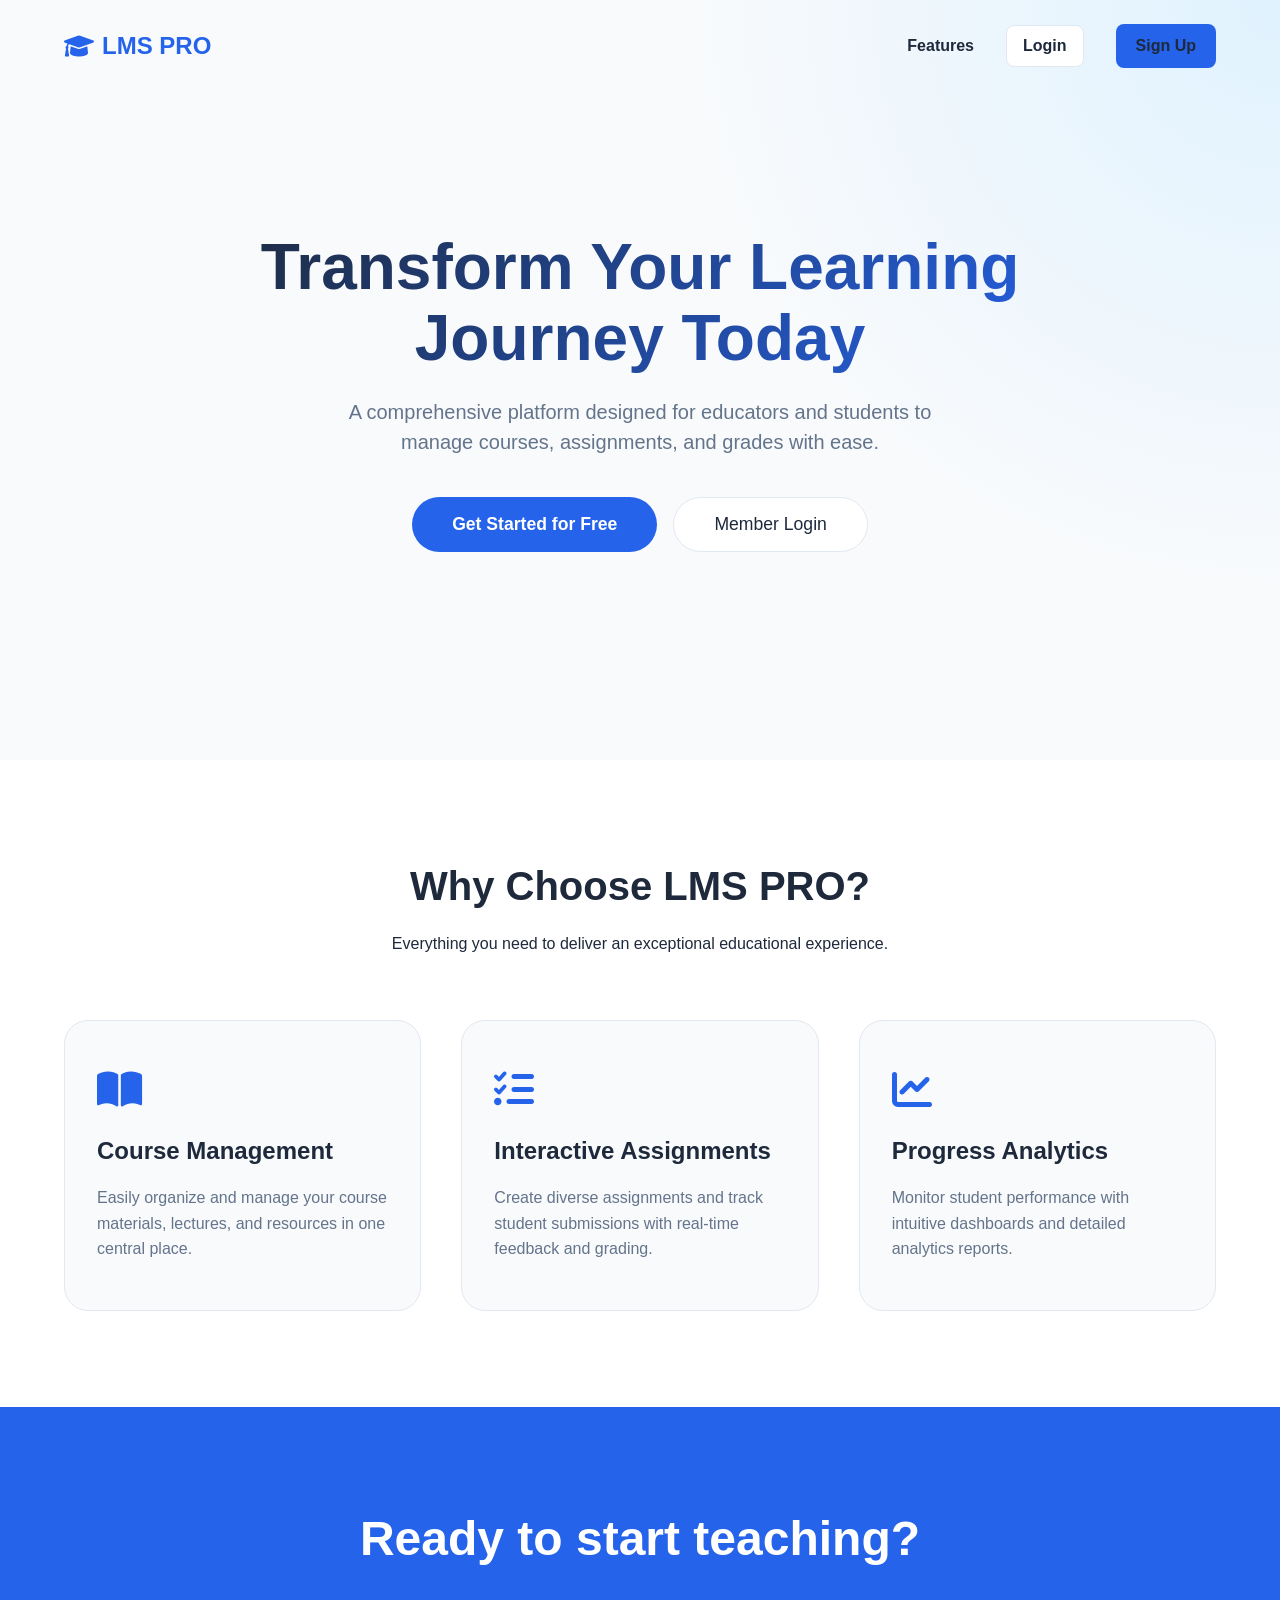
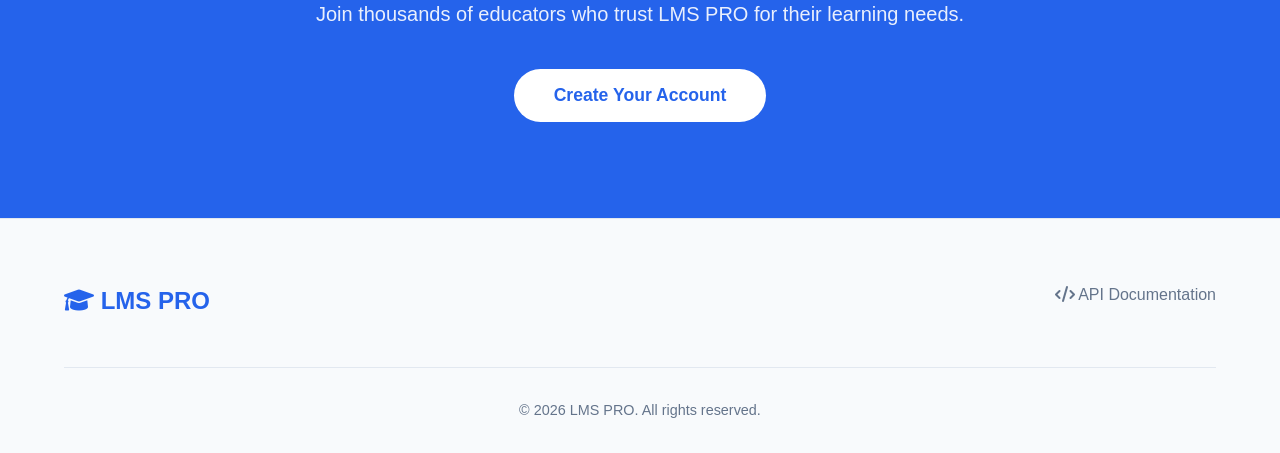
<file: src/main/resources/static/index.html>
<!DOCTYPE html>
<html lang="en">

<head>
    <meta charset="UTF-8">
    <meta name="viewport" content="width=device-width, initial-scale=1.0">
    <title>LMS - Professional Learning Management System</title>
    <link rel="stylesheet" href="css/style.css">
    <link rel="stylesheet" href="https://cdnjs.cloudflare.com/ajax/libs/font-awesome/6.0.0/css/all.min.css">
</head>

<body>
    <nav class="landing-nav">
        <a href="#" class="logo">
            <i class="fas fa-graduation-cap"></i> LMS PRO
        </a>
        <div class="nav-links">
            <a href="#features">Features</a>
            <a href="login.html" class="btn-secondary">Login</a>
            <a href="register.html" class="btn-primary">Sign Up</a>
        </div>
    </nav>

    <header class="hero">
        <h1>Transform Your Learning Journey Today</h1>
        <p>A comprehensive platform designed for educators and students to manage courses, assignments, and grades with
            ease.</p>
        <div class="hero-btns">
            <button onclick="window.location.href='register.html'" class="btn-primary btn-hero">Get Started for
                Free</button>
            <button onclick="window.location.href='login.html'" class="btn-secondary btn-hero">Member Login</button>
        </div>
    </header>

    <section id="features" class="features">
        <div class="section-header">
            <h2>Why Choose LMS PRO?</h2>
            <p>Everything you need to deliver an exceptional educational experience.</p>
        </div>
        <div class="feature-grid">
            <div class="feature-card">
                <i class="fas fa-book-open"></i>
                <h3>Course Management</h3>
                <p>Easily organize and manage your course materials, lectures, and resources in one central place.</p>
            </div>
            <div class="feature-card">
                <i class="fas fa-tasks"></i>
                <h3>Interactive Assignments</h3>
                <p>Create diverse assignments and track student submissions with real-time feedback and grading.</p>
            </div>
            <div class="feature-card">
                <i class="fas fa-chart-line"></i>
                <h3>Progress Analytics</h3>
                <p>Monitor student performance with intuitive dashboards and detailed analytics reports.</p>
            </div>
        </div>
    </section>

    <section class="cta-section">
        <h2>Ready to start teaching?</h2>
        <p>Join thousands of educators who trust LMS PRO for their learning needs.</p>
        <button onclick="window.location.href='register.html'" class="btn-primary btn-hero btn-white">Create Your
            Account</button>
    </section>

    <footer>
        <div class="footer-content">
            <div class="footer-logo">
                <i class="fas fa-graduation-cap"></i> LMS PRO
            </div>
            <div class="footer-links">
                <a href="/swagger-ui.html" style="color: var(--text-muted); text-decoration: none;">
                    <i class="fas fa-code"></i> API Documentation
                </a>
            </div>
        </div>
        <div class="footer-bottom">
            &copy; 2026 LMS PRO. All rights reserved.
        </div>
    </footer>
</body>

</html>
</file>
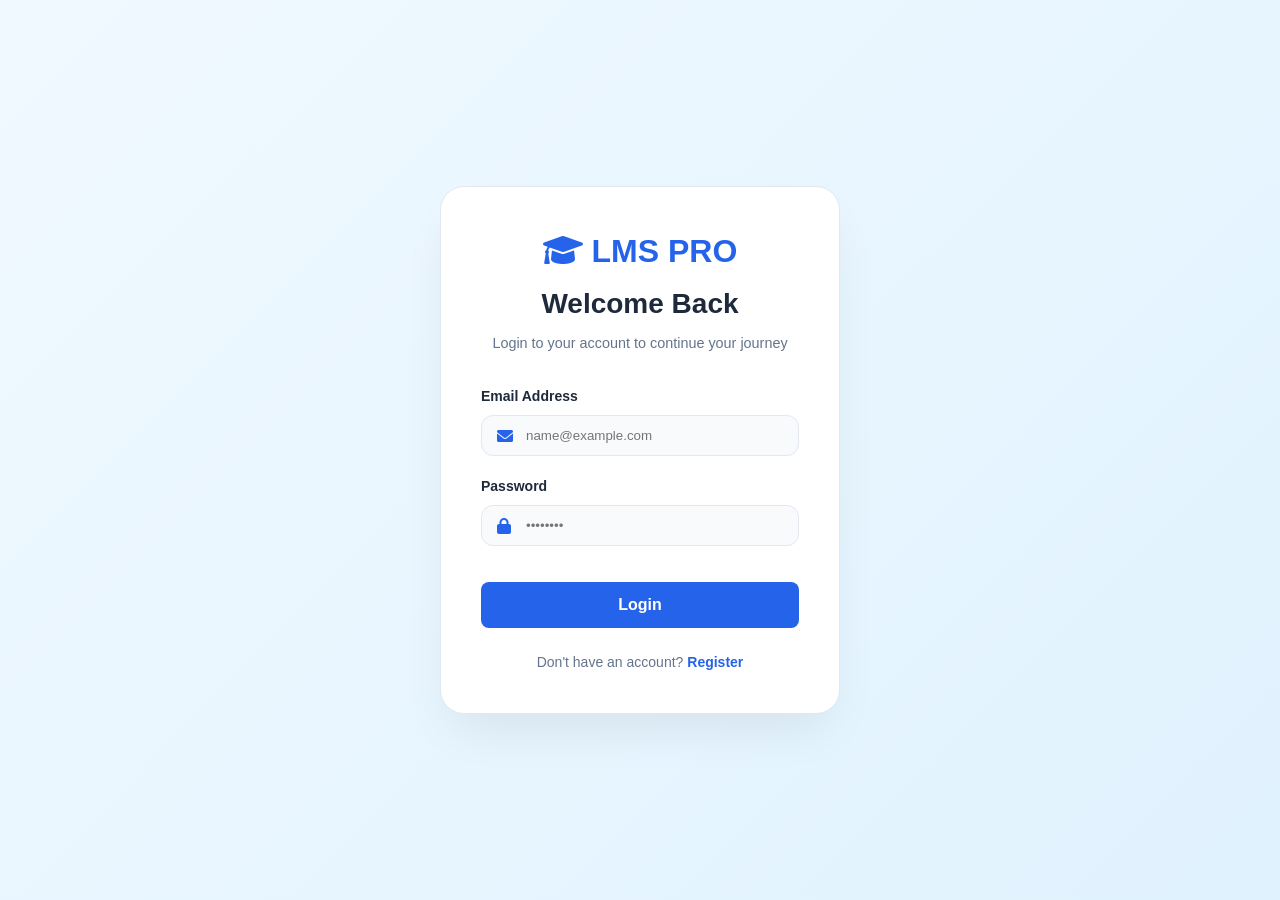
<file: src/main/resources/static/admin-dashboard.html>
<!DOCTYPE html>
<html lang="en">

<head>
    <meta charset="UTF-8">
    <meta name="viewport" content="width=device-width, initial-scale=1.0">
    <title>LMS - Admin Dashboard</title>
    <link rel="stylesheet" href="css/style.css">
    <link rel="stylesheet" href="https://cdnjs.cloudflare.com/ajax/libs/font-awesome/6.0.0/css/all.min.css">
</head>

<body>
    <div class="admin-container">
        <!-- Sidebar -->
        <div class="sidebar">
            <div class="sidebar-header">
                <h3><i class="fas fa-graduation-cap"></i> LMS Admin</h3>
            </div>
            <ul class="sidebar-menu">
                <li onclick="showSection('overview')" class="active"><i class="fas fa-th-large"></i> Dashboard</li>
                <li onclick="showSection('users')"><i class="fas fa-users-cog"></i> User Management</li>
                <li onclick="showSection('degrees')"><i class="fas fa-graduation-cap"></i> Degree Programs</li>
                <li onclick="showSection('announcements')"><i class="fas fa-bullhorn"></i> Announcements</li>
                <li onclick="showSection('lectures')"><i class="fas fa-video"></i> Lectures</li>
                <li onclick="showSection('profile')"><i class="fas fa-user-circle"></i> Profile Settings</li>
            </ul>
            <div onclick="logout()" class="logout-btn"><i class="fas fa-sign-out-alt"></i> Logout</div>
        </div>

        <!-- Main Content -->
        <div class="main-content">
            <header>
                <div class="header-left">
                    <h1 id="sectionTitle">Dashboard Overview</h1>
                    <p style="color: var(--text-muted); font-size: 0.875rem;">Manage your system effectively</p>
                </div>
                <div class="header-right">
                    <div class="notification-bell-container">
                        <i class="fas fa-bell notification-bell" onclick="toggleNotifications(event)"></i>
                        <span id="notificationBadge" class="notification-badge" style="display: none;">0</span>
                        <div id="notificationDropdown" class="notification-dropdown">
                            <div class="notification-header">
                                <h4>Notifications</h4>
                                <span style="font-size: 0.75rem; color: var(--primary); cursor: pointer;"
                                    onclick="loadNotifications()">Refresh</span>
                            </div>
                            <div id="notificationList" class="notification-list">
                                <!-- Notifications will be loaded here -->
                            </div>
                        </div>
                    </div>
                </div>
            </header>

            <div id="overview" class="section active">
                <div class="stats-grid"
                    style="display: grid; grid-template-columns: repeat(auto-fit, minmax(200px, 1fr)); gap: 1.5rem; margin-bottom: 2rem;">
                    <div class="stat-card premium">
                        <div class="stat-icon"><i class="fas fa-users"></i></div>
                        <div class="stat-info">
                            <h3 style="font-size: 0.875rem; color: #64748b;">Total Users</h3>
                            <p id="totalUsers" style="font-size: 1.5rem; font-weight: 700; color: var(--primary);">0</p>
                        </div>
                    </div>
                    <div class="stat-card premium">
                        <div class="stat-icon" style="background: #ecfdf5; color: #10b981;"><i
                                class="fas fa-user-graduate"></i></div>
                        <div class="stat-info">
                            <h3 style="font-size: 0.875rem; color: #64748b;">Students</h3>
                            <p id="totalStudents" style="font-size: 1.5rem; font-weight: 700; color: #10b981;">0</p>
                        </div>
                    </div>
                    <div class="stat-card premium">
                        <div class="stat-icon" style="background: #eff6ff; color: #3b82f6;"><i
                                class="fas fa-chalkboard-teacher"></i></div>
                        <div class="stat-info">
                            <h3 style="font-size: 0.875rem; color: #64748b;">Instructors</h3>
                            <p id="totalInstructors" style="font-size: 1.5rem; font-weight: 700; color: #3b82f6;">0</p>
                        </div>
                    </div>
                </div>

                <div style="display: grid; grid-template-columns: 2fr 1fr; gap: 1.5rem;">
                    <div class="card" style="padding: 1.5rem;">
                        <h3 style="margin-bottom: 1rem;"><i class="fas fa-history"></i> Recent Activity</h3>
                        <div id="recentActivityList" class="activity-feed">
                            <p style="color: var(--text-muted); font-size: 0.875rem;">Loading activity...</p>
                        </div>
                    </div>
                    <div class="card" style="padding: 1.5rem;">
                        <h3 style="margin-bottom: 1rem;"><i class="fas fa-chart-pie"></i> Quick Stats</h3>
                        <div style="display: flex; flex-direction: column; gap: 1rem;">
                            <div style="display: flex; justify-content: space-between; align-items: center;">
                                <span style="font-size: 0.875rem; color: #64748b;">Degrees</span>
                                <span id="totalDegrees" style="font-weight: 600;">0</span>
                            </div>
                            <div style="display: flex; justify-content: space-between; align-items: center;">
                                <span style="font-size: 0.875rem; color: #64748b;">Courses</span>
                                <span id="totalCourses" style="font-weight: 600;">0</span>
                            </div>
                            <div style="display: flex; justify-content: space-between; align-items: center;">
                                <span style="font-size: 0.875rem; color: #64748b;">Announcements</span>
                                <span id="totalAnnouncements" style="font-weight: 600;">0</span>
                            </div>
                        </div>
                    </div>
                </div>
            </div>

            <div id="users" class="section">
                <div class="section-header"
                    style="display: flex; justify-content: space-between; align-items: center; margin-bottom: 1.5rem;">
                    <h2>User Accounts</h2>
                    <div class="filter-bar" style="display: flex; gap: 0.5rem;">
                        <input type="text" id="userSearch" placeholder="Search by name or email..."
                            onkeyup="filterUsers()" style="width: 250px; margin: 0;">
                        <select id="roleFilter" onchange="filterUsers()"
                            style="margin: 0; padding: 0.5rem; border-radius: 0.5rem; border: 1px solid var(--border);">
                            <option value="ALL">All Roles</option>
                            <option value="STUDENT">Students</option>
                            <option value="INSTRUCTOR">Instructors</option>
                            <option value="ADMIN">Admins</option>
                        </select>
                    </div>
                </div>
                <table id="usersTable">
                    <thead>
                        <tr>
                            <th>Name</th>
                            <th>Email</th>
                            <th>Role</th>
                            <th>Actions</th>
                        </tr>
                    </thead>
                    <tbody id="usersTableBody">
                        <!-- Populated by JS -->
                    </tbody>
                </table>
            </div>

            <div id="degrees" class="section">
                <div class="section-header"
                    style="display: flex; justify-content: space-between; align-items: center; margin-bottom: 2rem;">
                    <h2>Academic Management</h2>
                    <div class="tabs">
                        <button class="btn-secondary active" onclick="showDegreeTab('degreeListTab')">Degrees</button>
                        <button class="btn-secondary" onclick="showDegreeTab('courseListTab')">Courses</button>
                    </div>
                </div>

                <div id="degreeListTab" class="tab-content">
                    <div class="action-bar"
                        style="display: flex; justify-content: space-between; align-items: center; margin-bottom: 1.5rem;">
                        <input type="text" id="searchDegree" placeholder="Search degrees..." onkeyup="searchDegrees()"
                            style="width: 300px; margin: 0;">
                        <button onclick="showAddDegreeModal()" class="btn-primary">+ Create Degree Program</button>
                    </div>
                    <table id="degreesTable">
                        <thead>
                            <tr>
                                <th>Degree Name</th>
                                <th>Faculty</th>
                                <th>Duration</th>
                                <th>Status</th>
                                <th>Actions</th>
                            </tr>
                        </thead>
                        <tbody>
                            <!-- Populated by JS -->
                        </tbody>
                    </table>
                </div>

                <div id="courseListTab" class="tab-content" style="display:none;">
                    <div class="action-bar" style="margin-bottom: 1.5rem;">
                        <button onclick="showAddCourseModal()" class="btn-primary">+ Add New Course</button>
                    </div>
                    <div id="coursesList" class="grid-container">
                        <!-- Populated by JS -->
                    </div>
                </div>
            </div>

            <div id="degreeDetails" class="section">
                <button onclick="showSection('degrees')" class="btn-secondary" style="margin-bottom: 2rem;">
                    <i class="fas fa-arrow-left"></i> Back to Degrees
                </button>

                <div class="profile-card"
                    style="max-width: 100%; border-top: 4px solid var(--primary); margin-bottom: 2.5rem;">
                    <h2 id="detailsDegreeName" style="margin-bottom: 0.5rem; border: none; padding: 0;">Degree Name</h2>
                    <div style="display: flex; gap: 0.75rem; margin-bottom: 1.5rem; align-items: center;">
                        <span id="detailsFaculty" class="badge badge-primary">Faculty</span>
                        <span class="badge badge-secondary"><i class="fas fa-clock"></i> <span
                                id="detailsDuration"></span> Years</span>
                        <span id="detailsStatus" class="badge" style="font-weight: 600;">ACTIVE</span>
                    </div>
                    <div style="padding: 1rem; background: var(--bg-main); border-radius: 0.5rem; margin-bottom: 1rem;">
                        <p style="margin-bottom: 0.5rem; color: var(--text-main); font-weight: 600;"><i
                                class="fas fa-align-left"></i> Description</p>
                        <p id="detailsDescription"
                            style="color: var(--text-muted); line-height: 1.6; font-size: 0.95rem;"></p>
                    </div>
                </div>

                <div class="section-header"
                    style="display: flex; justify-content: space-between; align-items: center; margin-bottom: 1.5rem; border-bottom: 2px solid var(--primary-soft); padding-bottom: 0.75rem;">
                    <h3 style="color: var(--text-main);"><i class="fas fa-book" style="color: var(--primary);"></i>
                        Assigned Courses</h3>
                    <button onclick="showAddCourseToDegreeModal()" class="btn-primary">
                        <i class="fas fa-plus"></i> Assign Course
                    </button>
                </div>

                <div
                    style="background: white; border-radius: 0.75rem; border: 1px solid var(--border); overflow: hidden;">
                    <table id="degreeCoursesTable">
                        <thead style="background: var(--bg-main);">
                            <tr>
                                <th>Code</th>
                                <th>Course Title</th>
                                <th>Lecturer</th>
                                <th>Students</th>
                                <th>Status</th>
                                <th style="text-align: right;">Actions</th>
                            </tr>
                        </thead>
                        <tbody>
                            <!-- Populated by JS -->
                        </tbody>
                    </table>
                </div>
            </div>

            <div id="courseDetails" class="section">
                <button onclick="showSection('degreeDetails')" class="btn-secondary" style="margin-bottom: 2rem;">
                    <i class="fas fa-arrow-left"></i> Back to Degree
                </button>

                <div class="profile-card"
                    style="max-width: 100%; border-top: 4px solid var(--primary); margin-bottom: 2.5rem;">
                    <h2 id="cdTitle" style="margin-bottom: 0.5rem; border: none; padding: 0;">Course Title</h2>
                    <div style="display: flex; gap: 0.75rem; margin-bottom: 1rem; align-items: center;">
                        <span id="cdCode" class="badge badge-primary" style="font-weight: 600;">CODE</span>
                        <span id="cdDegree" class="badge badge-secondary">Degree Name</span>
                        <span class="badge badge-info"
                            style="background: var(--primary-soft); color: var(--primary);"><i
                                class="fas fa-calendar-alt"></i> Sem <span id="cdSemester">1</span></span>
                    </div>
                    <div
                        style="margin-bottom: 1.5rem; display: flex; gap: 2rem; color: var(--text-muted); font-size: 0.9rem;">
                        <span><i class="fas fa-coins" style="color: var(--primary);"></i> Credits: <span id="cdCredits"
                                style="font-weight: 600; color: var(--text-main);">0</span></span>
                        <span><i class="fas fa-users" style="color: var(--primary);"></i> Students: <span
                                id="cdStudentCount" style="font-weight: 600; color: var(--text-main);">0</span></span>
                        <span><i class="fas fa-toggle-on" style="color: var(--primary);"></i> Status: <span
                                id="cdStatus" style="font-weight: 600; color: var(--text-main);">ACTIVE</span></span>
                    </div>
                    <div
                        style="padding: 1rem; background: var(--bg-main); border-radius: 0.5rem; margin-bottom: 1.5rem;">
                        <p style="margin-bottom: 0.5rem;"><strong><i class="fas fa-user-tie"></i> Assigned
                                Lecturer:</strong></p>
                        <div style="display: flex; align-items: center; justify-content: space-between;">
                            <span id="cdLecturer" style="color: var(--text-main); font-weight: 500;">Unassigned</span>
                            <button onclick="showAssignLecturerModal()" class="btn-secondary"
                                style="padding: 5px 12px; font-size: 0.8rem;">
                                <i class="fas fa-user-edit"></i> Change Assignment
                            </button>
                        </div>
                    </div>
                </div>

                <div class="tabs"
                    style="margin-bottom: 2rem; border-bottom: 1px solid var(--border); padding-bottom: 0.5rem;">
                    <button class="btn-secondary active" onclick="showCourseTab('overview')">Overview</button>
                    <button class="btn-secondary" onclick="showCourseTab('students')">Students</button>
                    <button class="btn-secondary" onclick="showCourseTab('tasks')">Tasks</button>
                    <button class="btn-secondary" onclick="showCourseTab('assignments')">Assignments</button>
                    <button class="btn-secondary" onclick="showCourseTab('materials')">Materials</button>
                    <button class="btn-secondary" onclick="showCourseTab('announcements')">Announcements</button>
                    <button class="btn-secondary" onclick="showCourseTab('grades')">Grades</button>
                </div>

                <!-- Tab Contents -->
                <div id="cd-overview" class="course-tab-content active"
                    style="padding: 1.5rem; background: white; border-radius: 0.75rem; border: 1px solid var(--border);">
                    <h3
                        style="margin-bottom: 1rem; color: var(--text-main); border-bottom: 2px solid var(--primary-soft); padding-bottom: 0.5rem; display: inline-block;">
                        Course Description</h3>
                    <p id="cdDescription" style="color: var(--text-muted); line-height: 1.7; font-size: 1rem;"></p>
                </div>
                <!-- Other tabs similarly themed via CSS -->
                <div id="cd-students" class="course-tab-content"
                    style="display:none; padding: 1.5rem; background: white; border-radius: 0.75rem; border: 1px solid var(--border);">
                    <div class="section-header"
                        style="display: flex; justify-content: space-between; align-items: center; margin-bottom: 1.5rem;">
                        <h3>Enrolled Students</h3>
                        <button class="btn-primary" onclick="showAddStudentModal()">+ Enroll Student</button>
                    </div>
                    <div id="enrolledStudentsList" class="grid-container">
                        <!-- Populated by JS -->
                    </div>
                </div>

                <div id="cd-tasks" class="course-tab-content"
                    style="display:none; padding: 1.5rem; background: white; border-radius: 0.75rem; border: 1px solid var(--border);">
                    <div class="section-header"
                        style="display: flex; justify-content: space-between; align-items: center; margin-bottom: 1.5rem;">
                        <h3>Course Tasks</h3>
                        <button class="btn-primary" onclick="showAddTaskModal()">+ New Task</button>
                    </div>
                    <div id="tasksList" class="grid-container">
                        <!-- Populated by JS -->
                    </div>
                </div>

                <div id="cd-assignments" class="course-tab-content"
                    style="display:none; padding: 1.5rem; background: white; border-radius: 0.75rem; border: 1px solid var(--border);">
                    <div class="section-header"
                        style="display: flex; justify-content: space-between; align-items: center; margin-bottom: 1.5rem;">
                        <h3>Assignments</h3>
                        <button class="btn-primary" onclick="showAddAssignmentModal()">+ New Assignment</button>
                    </div>
                    <div id="assignmentsList" class="grid-container">
                        <!-- Populated by JS -->
                    </div>
                </div>

                <div id="cd-materials" class="course-tab-content"
                    style="display:none; padding: 1.5rem; background: white; border-radius: 0.75rem; border: 1px solid var(--border);">
                    <div class="section-header"
                        style="display: flex; justify-content: space-between; align-items: center; margin-bottom: 1.5rem;">
                        <h3>Course Materials</h3>
                        <button class="btn-primary" onclick="alert('Coming soon')">+ Upload Material</button>
                    </div>
                    <div id="courseMaterialsList" class="grid-container">
                        <p style="color: var(--text-muted);">No materials uploaded yet.</p>
                    </div>
                </div>

                <div id="cd-announcements" class="course-tab-content"
                    style="display:none; padding: 1.5rem; background: white; border-radius: 0.75rem; border: 1px solid var(--border);">
                    <div class="section-header"
                        style="display: flex; justify-content: space-between; align-items: center; margin-bottom: 1.5rem;">
                        <h3>Course Announcements</h3>
                        <button class="btn-primary" onclick="showAddCourseAnnouncementModal()">+ Post
                            Announcement</button>
                    </div>
                    <div id="courseAnnouncementsList" class="grid-container">
                        <!-- Populated by JS -->
                    </div>
                </div>

                <div id="cd-grades" class="course-tab-content"
                    style="display:none; padding: 1.5rem; background: white; border-radius: 0.75rem; border: 1px solid var(--border);">
                    <h3>Gradebook</h3>
                    <p style="color: var(--text-muted);">Grading management is coming soon.</p>
                </div>
            </div>

            <div id="announcements" class="section">
                <div class="section-header"
                    style="display: flex; justify-content: space-between; align-items: center; margin-bottom: 2rem;">
                    <h2>Announcements</h2>
                    <button onclick="showAddAnnouncementModal()" class="btn-primary">+ Post Announcement</button>
                </div>
                <div id="announcementsList">
                    <!-- Populated by JS -->
                </div>
            </div>

            <div id="lectures" class="section">
                <div class="section-header"
                    style="display: flex; justify-content: space-between; align-items: center; margin-bottom: 2rem;">
                    <h2>Online Lecture Management</h2>
                    <button onclick="showScheduleLectureModal()" class="btn-primary">+ Schedule Online Lecture</button>
                </div>
                <div id="lecturesList" class="grid-container">
                    <!-- Populated by JS -->
                </div>
            </div>

            <div id="profile" class="section">
                <div class="section-header" style="margin-bottom: 2rem;">
                    <h2>Professional Profile Settings</h2>
                    <p style="color: var(--text-muted);">Manage your administrator account details</p>
                </div>

                <div style="display: grid; grid-template-columns: 1fr 2fr; gap: 2rem;">
                    <!-- Profile Overview Card -->
                    <div class="card premium" style="padding: 2rem; text-align: center; height: fit-content;">
                        <div style="position: relative; width: 120px; height: 120px; margin: 0 auto 1.5rem;">
                            <div
                                style="width: 100%; height: 100%; background: var(--primary-soft); color: var(--primary); border-radius: 50%; display: flex; align-items: center; justify-content: center; font-size: 3rem; border: 4px solid white; box-shadow: 0 4px 12px rgba(0,0,0,0.1);">
                                <i class="fas fa-user-shield"></i>
                            </div>
                            <button class="btn-secondary"
                                style="position: absolute; bottom: 0; right: 0; padding: 5px; border-radius: 50%; width: 35px; height: 35px; display: flex; align-items: center; justify-content: center;"
                                title="Change Photo">
                                <i class="fas fa-camera" style="font-size: 0.8rem;"></i>
                            </button>
                        </div>
                        <h3 id="profileNameDisplay" style="margin: 0; color: var(--text-main); font-size: 1.5rem;">Admin
                            Name</h3>
                        <p id="profileRoleDisplay"
                            style="color: var(--primary); font-weight: 600; text-transform: uppercase; font-size: 0.75rem; letter-spacing: 1px; margin-top: 0.5rem;">
                            System Administrator</p>

                        <div
                            style="margin-top: 2rem; padding-top: 2rem; border-top: 1px solid var(--bg-main); text-align: left;">
                            <div
                                style="display: flex; align-items: center; gap: 0.75rem; margin-bottom: 1rem; color: var(--text-muted); font-size: 0.9rem;">
                                <i class="fas fa-envelope" style="color: var(--primary); width: 20px;"></i>
                                <span id="profileEmailDisplay">admin@lms.com</span>
                            </div>
                            <div
                                style="display: flex; align-items: center; gap: 0.75rem; color: var(--text-muted); font-size: 0.9rem;">
                                <i class="fas fa-calendar-alt" style="color: var(--primary); width: 20px;"></i>
                                <span>Joined: <span id="profileJoinedDisplay">Jan 2026</span></span>
                            </div>
                        </div>
                    </div>

                    <!-- Profile Edit Card -->
                    <div class="card premium" style="padding: 2rem;">
                        <h3 style="margin-bottom: 2rem; border-bottom: 1px solid var(--bg-main); padding-bottom: 1rem;">
                            <i class="fas fa-edit" style="color: var(--primary);"></i> Edit Personal Details
                        </h3>
                        <form id="updateProfileForm">
                            <div
                                style="display: grid; grid-template-columns: 1fr 1fr; gap: 1.5rem; margin-bottom: 1.5rem;">
                                <div class="form-group">
                                    <label
                                        style="display: block; margin-bottom: 0.5rem; font-weight: 600; font-size: 0.85rem; color: var(--text-main);">Full
                                        Name</label>
                                    <input type="text" id="editProfileName" required style="width: 100%; margin: 0;">
                                </div>
                                <div class="form-group">
                                    <label
                                        style="display: block; margin-bottom: 0.5rem; font-weight: 600; font-size: 0.85rem; color: var(--text-main);">Email
                                        Address</label>
                                    <input type="email" id="editProfileEmail" readonly
                                        style="width: 100%; margin: 0; background: var(--bg-main); cursor: not-allowed; color: var(--text-muted);">
                                </div>
                            </div>
                            <div class="form-group" style="margin-bottom: 2rem;">
                                <label
                                    style="display: block; margin-bottom: 0.5rem; font-weight: 600; font-size: 0.85rem; color: var(--text-main);">Bio
                                    / Professional Summary</label>
                                <textarea id="editProfileBio" placeholder="Tell us about yourself..."
                                    style="width: 100%; height: 100px; margin: 0;"></textarea>
                            </div>

                            <div style="display: flex; justify-content: flex-end;">
                                <button type="submit" class="btn-primary" style="padding: 0.75rem 2rem;">Update Profile
                                    Information</button>
                            </div>
                        </form>

                        <div style="margin-top: 3rem; padding-top: 2rem; border-top: 2px dashed var(--bg-main);">
                            <h3 style="margin-bottom: 1.5rem; color: #ef4444;"><i class="fas fa-shield-alt"></i>
                                Security Settings</h3>
                            <button class="btn-secondary" onclick="alert('Password reset link sent to your email')">
                                <i class="fas fa-key"></i> Change Account Password
                            </button>
                        </div>
                    </div>
                </div>
            </div>
        </div>
    </div>

    <!-- Modals -->
    <div id="courseModal" class="modal">
        <div class="modal-content">
            <span class="close" onclick="closeModal('courseModal')">&times;</span>
            <h3>Add New Course</h3>
            <form id="addCourseForm">
                <input type="text" id="courseTitle" placeholder="Course Title" required>
                <input type="text" id="courseCode" placeholder="Course Code (e.g. IT101)" required>
                <!-- Degree Dropdown populated dynamically -->
                <select id="courseDegree" required>
                    <option value="" disabled selected>Select Degree Program</option>
                </select>
                <div style="display: grid; grid-template-columns: 1fr 1fr; gap: 10px;">
                    <input type="number" id="courseSemester" placeholder="Semester" required min="1" max="8">
                    <input type="number" id="courseCredits" placeholder="Credits" required min="1">
                </div>
                <input type="text" id="courseCategory" placeholder="Category" required>
                <textarea id="courseDescription" placeholder="Description" required></textarea>
                <select id="courseStatus" required>
                    <option value="ACTIVE">Active</option>
                    <option value="ARCHIVED">Archived</option>
                </select>
                <button type="submit">Create Course</button>
            </form>
        </div>
    </div>

    <div id="degreeModal" class="modal">
        <div class="modal-content">
            <span class="close" onclick="closeModal('degreeModal')">&times;</span>
            <h3>Create Degree Program</h3>
            <form id="addDegreeForm">
                <input type="text" id="degreeName" placeholder="Degree Name (e.g. BSc in IT)" required>
                <input type="text" id="degreeFaculty" placeholder="Faculty" required>
                <select id="degreeDuration" required>
                    <option value="3">3 Years</option>
                    <option value="4">4 Years</option>
                </select>
                <textarea id="degreeDescription" placeholder="Description" required></textarea>
                <select id="degreeStatus" required>
                    <option value="ACTIVE">Active</option>
                    <option value="ARCHIVED">Archived</option>
                </select>
                <button type="submit">Create Degree</button>
            </form>
        </div>
    </div>

    <div id="assignLecturerModal" class="modal">
        <div class="modal-content">
            <span class="close" onclick="closeModal('assignLecturerModal')">&times;</span>
            <h3>Assign Lecturer</h3>
            <form id="assignLecturerForm">
                <p>Assign lecturer to: <strong id="assignCourseTitle"></strong></p>
                <select id="lecturerSelect" required>
                    <!-- Populated via JS -->
                </select>
                <select id="lecturerRoleSelect" required>
                    <option value="Main">Main Lecturer</option>
                    <option value="Assistant">Assistant Lecturer</option>
                </select>
                <button type="submit">Assign</button>
            </form>
        </div>
    </div>

    <div id="addCourseToDegreeModal" class="modal">
        <div class="modal-content">
            <span class="close" onclick="closeModal('addCourseToDegreeModal')">&times;</span>
            <h3>Add Course to Degree</h3>
            <form id="addCourseToDegreeForm">
                <p>Select a course to add:</p>
                <select id="availableCoursesSelect">
                    <!-- Available courses -->
                </select>
                <button type="submit">Add to Degree</button>
            </form>
        </div>
    </div>

    <div id="announcementModal" class="modal">
        <div class="modal-content">
            <span class="close" onclick="closeModal('announcementModal')">&times;</span>
            <h3>Post Announcement</h3>
            <form id="addAnnouncementForm">
                <input type="text" id="announcementTitle" placeholder="Title" required>
                <textarea id="announcementContent" placeholder="Content" required></textarea>
                <div style="margin-bottom: 1rem;">
                    <label style="display: block; font-size: 0.8rem; color: #64748b; margin-bottom: 0.5rem;">Attachment
                        Image (Optional)</label>
                    <input type="file" id="announcementImage" accept="image/*">
                </div>
                <button type="submit">Post Announcement</button>
            </form>
        </div>
    </div>

    <div id="editCourseModal" class="modal">
        <div class="modal-content">
            <span class="close" onclick="closeModal('editCourseModal')">&times;</span>
            <h3>Edit Course</h3>
            <form id="editCourseForm">
                <input type="hidden" id="editCourseId">
                <input type="text" id="editCourseTitle" placeholder="Course Title" required>
                <input type="text" id="editCourseCode" placeholder="Course Code" required>
                <div style="display: grid; grid-template-columns: 1fr 1fr; gap: 10px;">
                    <input type="number" id="editCourseSemester" placeholder="Semester" required min="1" max="8">
                    <input type="number" id="editCourseCredits" placeholder="Credits" required min="1">
                </div>
                <input type="text" id="editCourseCategory" placeholder="Category" required>
                <textarea id="editCourseDescription" placeholder="Description" required></textarea>
                <select id="editCourseStatus" required>
                    <option value="ACTIVE">Active</option>
                    <option value="ARCHIVED">Archived</option>
                </select>
                <button type="submit">Save Changes</button>
            </form>
        </div>
    </div>

    <div id="addTaskModal" class="modal">
        <div class="modal-content">
            <span class="close" onclick="closeModal('addTaskModal')">&times;</span>
            <h3>Add New Task</h3>
            <form id="addTaskForm">
                <input type="text" id="taskTitle" placeholder="Task Title" required>
                <textarea id="taskDescription" placeholder="Description" required></textarea>
                <div style="display: grid; grid-template-columns: 1fr 1fr; gap: 10px;">
                    <input type="datetime-local" id="taskDeadline" required>
                    <input type="number" id="taskMarks" placeholder="Total Marks" required>
                </div>
                <!-- File Upload -->
                <p>Attach File (Optional):</p>
                <input type="file" id="taskFile">
                <button type="submit">Create Task</button>
            </form>
        </div>
    </div>

    <div id="addAssignmentModal" class="modal">
        <div class="modal-content">
            <span class="close" onclick="closeModal('addAssignmentModal')">&times;</span>
            <h3>Add New Assignment</h3>
            <form id="addAssignmentForm">
                <input type="text" id="assignmentTitle" placeholder="Assignment Title" required>
                <textarea id="assignmentDescription" placeholder="Description" required></textarea>
                <div style="display: grid; grid-template-columns: 1fr 1fr; gap: 10px;">
                    <input type="datetime-local" id="assignmentDeadline" required>
                    <input type="number" id="assignmentMarks" placeholder="Total Marks" required>
                </div>
                <input type="text" id="allowedFileTypes" placeholder="Allowed File Types (e.g. pdf,docx)">
                <!-- File Upload (Instructions/Resource) -->
                <p>Attach Resource (Optional):</p>
                <input type="file" id="assignmentFile">
                <button type="submit">Create Assignment</button>
            </form>
        </div>
    </div>

    <div id="enrollStudentModal" class="modal">
        <div class="modal-content">
            <span class="close" onclick="closeModal('enrollStudentModal')">&times;</span>
            <h3>Enroll Student</h3>
            <div class="action-bar" style="margin-bottom: 1rem;">
                <input type="text" id="studentSearchQuery" placeholder="Search by name or email..."
                    onkeyup="searchStudentsToEnroll()" style="margin: 0;">
            </div>
            <div id="studentSearchResults"
                style="max-height: 300px; overflow-y: auto; border: 1px solid var(--border); border-radius: 0.5rem;">
                <!-- Search results populated here -->
            </div>
        </div>
    </div>

    <div id="courseAnnouncementModal" class="modal">
        <div class="modal-content">
            <span class="close" onclick="closeModal('courseAnnouncementModal')">&times;</span>
            <h3>Post Course Announcement</h3>
            <form id="addCourseAnnouncementForm">
                <input type="text" id="courseAnnouncementTitle" placeholder="Announcement Title" required>
                <textarea id="courseAnnouncementContent" placeholder="Announcement Content" required
                    style="height: 150px;"></textarea>
                <button type="submit" class="btn-primary">Post to Course</button>
            </form>
        </div>
    </div>

    <div id="scheduleLectureModal" class="modal">
        <div class="modal-content">
            <span class="close" onclick="closeModal('scheduleLectureModal')">&times;</span>
            <h3 style="margin-bottom: 1.5rem;"><i class="fas fa-video"></i> Schedule Online Lecture</h3>
            <form id="scheduleLectureForm">
                <input type="text" id="lectureTitle" placeholder="Lecture Title (e.g. Introduction to React)" required>
                <textarea id="lectureDescription" placeholder="Short description or agenda" required></textarea>
                <div style="display: grid; grid-template-columns: 1fr 1fr; gap: 10px; margin-bottom: 10px;">
                    <select id="lectureDegree" required onchange="loadCoursesForLectureDropdown(this.value)">
                        <option value="" disabled selected>Select Degree</option>
                    </select>
                    <select id="lectureCourse" required>
                        <option value="" disabled selected>Select Course</option>
                    </select>
                </div>
                <div style="display: grid; grid-template-columns: 1fr 1fr; gap: 10px; margin-bottom: 10px;">
                    <input type="datetime-local" id="lectureDateTime" required>
                    <input type="url" id="lectureLink" placeholder="Meeting Link (Zoom/Meet)" required>
                </div>
                <button type="submit" class="btn-primary" style="width: 100%;">Schedule Session</button>
            </form>
        </div>
    </div>

    <div id="editAnnouncementModal" class="modal">
        <div class="modal-content">
            <span class="close" onclick="closeModal('editAnnouncementModal')">&times;</span>
            <h3>Edit Announcement</h3>
            <form id="editAnnouncementForm">
                <input type="hidden" id="editAnnouncementId">
                <input type="text" id="editAnnouncementTitle" placeholder="Title" required>
                <textarea id="editAnnouncementContent" placeholder="Content" required style="height: 150px;"></textarea>
                <div style="margin-bottom: 1rem;">
                    <label style="display: block; font-size: 0.8rem; color: #64748b; margin-bottom: 0.5rem;">Update
                        Image (Optional)</label>
                    <input type="file" id="editAnnouncementImage" accept="image/*">
                </div>
                <button type="submit">Save Changes</button>
            </form>
        </div>
    </div>

    <script src="js/app.js"></script>
    <script src="js/admin.js"></script>
</body>

</html>
</file>
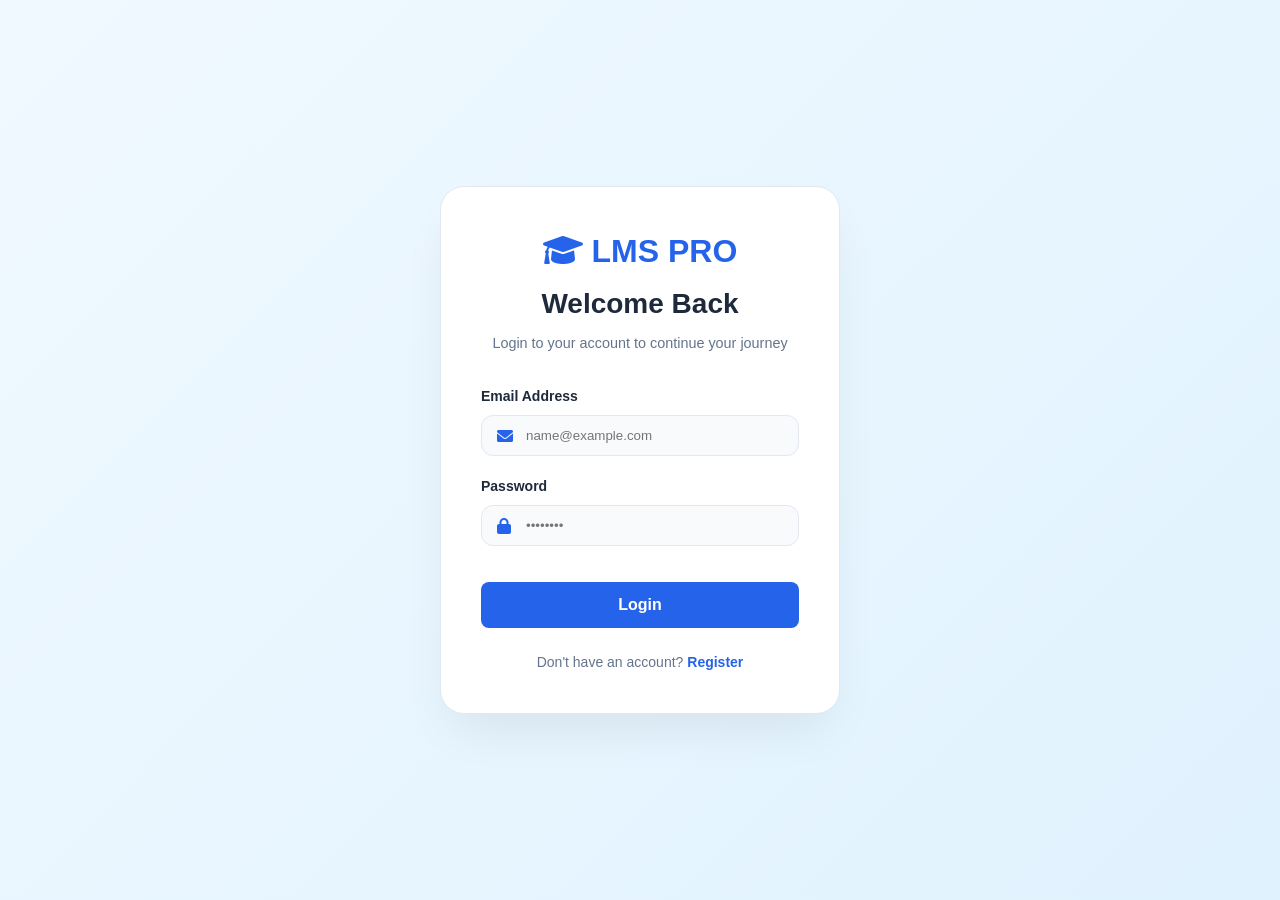
<file: src/main/resources/static/instructor-dashboard.html>
<!DOCTYPE html>
<html lang="en">

<head>
    <meta charset="UTF-8">
    <meta name="viewport" content="width=device-width, initial-scale=1.0">
    <title>LMS - Instructor Dashboard</title>
    <link rel="stylesheet" href="css/style.css">

    <link href="https://fonts.googleapis.com/css2?family=Inter:wght@400;500;600;700&display=swap" rel="stylesheet">
    <link rel="stylesheet" href="https://cdnjs.cloudflare.com/ajax/libs/font-awesome/6.0.0/css/all.min.css">
    <style>
        .course-tab-content {
            display: none;
            animation: fadeIn 0.3s ease;
        }
    </style>
</head>

<body>
    <div class="admin-container">
        <!-- Sidebar -->
        <div class="sidebar">
            <div class="sidebar-header" style="padding: 2.5rem 2rem; border-bottom: 1px solid var(--bg-main);">
                <div class="logo" style="display: flex; align-items: center; gap: 0.75rem;">
                    <div
                        style="width: 40px; height: 40px; background: var(--primary); color: white; border-radius: 12px; display: flex; align-items: center; justify-content: center; font-size: 1.25rem;">
                        <i class="fas fa-graduation-cap"></i>
                    </div>
                    <h3 style="margin: 0; font-size: 1.5rem; font-weight: 800; color: var(--text-main);">LMS<span
                            style="color: var(--primary);">.</span></h3>
                </div>
            </div>
            <ul class="sidebar-menu" style="padding: 1.5rem 1rem;">
                <li class="active" onclick="showSection('myCourses')" style="margin-bottom: 0.5rem;">
                    <i class="fas fa-th-large"></i> <span>Dashboard</span>
                </li>
                <li onclick="showSection('profile')" style="margin-bottom: 0.5rem;">
                    <i class="fas fa-user-circle"></i> <span>My Profile</span>
                </li>
                <li onclick="alert('Messages - Coming Soon')" style="margin-bottom: 0.5rem;">
                    <i class="fas fa-comment-alt"></i> <span>Messages</span>
                </li>
                <li onclick="alert('Reports - Coming Soon')" style="margin-bottom: 0.5rem;">
                    <i class="fas fa-chart-pie"></i> <span>Reports</span>
                </li>
            </ul>
            <div onclick="logout()" class="logout-btn" style="margin: auto 1rem 2rem 1rem;">
                <i class="fas fa-power-off"></i> <span>Sign Out</span>
            </div>
        </div>

        <!-- Main Content -->
        <div class="main-content">
            <header>
                <div class="header-left" style="display: flex; align-items: center; gap: 1rem;">
                    <button class="hamburger-btn" onclick="toggleSidebar()"
                        style="display: none; background: none; border: none; font-size: 1.5rem; color: var(--text-main); cursor: pointer;">
                        <i class="fas fa-bars"></i>
                    </button>
                    <div>
                        <h1>Instructor Dashboard</h1>
                        <p style="color: var(--text-muted); font-size: 0.875rem;">Manage your courses and students</p>
                    </div>
                </div>
                <div class="header-right">
                    <div class="notification-bell-container">
                        <i class="fas fa-bell notification-bell" onclick="toggleNotifications(event)"></i>
                        <span id="notificationBadge" class="notification-badge" style="display: none;">0</span>
                        <div id="notificationDropdown" class="notification-dropdown">
                            <div class="notification-header">
                                <h4>Notifications</h4>
                                <span style="font-size: 0.75rem; color: var(--primary); cursor: pointer;"
                                    onclick="loadNotifications()">Refresh</span>
                            </div>
                            <div id="notificationList" class="notification-list">
                                <!-- Notifications will be loaded here -->
                            </div>
                        </div>
                    </div>
                    <div class="user-info" style="text-align: right;">
                        <span id="instructorName" style="font-weight: 700; color: var(--text-main);">Instructor
                            Name</span><br>
                        <small id="instructorRole" class="badge badge-primary">INSTRUCTOR</small>
                    </div>
                </div>
            </header>

            <!-- My Courses (Overview) Section -->
            <div id="myCourses" class="section active">
                <div class="stats-overview"
                    style="display: grid; grid-template-columns: repeat(auto-fit, minmax(200px, 1fr)); gap: 1.5rem; margin-bottom: 2.5rem;">
                    <div class="stat-card premium-hover">
                        <div class="stat-icon blue"><i class="fas fa-users"></i></div>
                        <div class="stat-info">
                            <h3>Total Students</h3>
                            <p class="value" id="totalStudentsCount">0</p>
                        </div>
                    </div>
                    <div class="stat-card premium-hover">
                        <div class="stat-icon green"><i class="fas fa-book"></i></div>
                        <div class="stat-info">
                            <h3>Active Courses</h3>
                            <p class="value" id="activeCoursesCount">0</p>
                        </div>
                    </div>
                    <div class="stat-card premium-hover">
                        <div class="stat-icon amber"><i class="fas fa-clock"></i></div>
                        <div class="stat-info">
                            <h3>Pending Submissions</h3>
                            <p class="value" id="pendingSubmissionsCount">0</p>
                        </div>
                    </div>
                </div>

                <div class="dashboard-secondary-grid"
                    style="display: grid; grid-template-columns: 2fr 1fr; gap: 2rem; margin-bottom: 3rem;">
                    <!-- Left: Upcoming Sessions -->
                    <div class="premium-card">
                        <div class="section-header"
                            style="justify-content: flex-start; gap: 1rem; border-bottom: 1px solid var(--border); padding-bottom: 1rem; margin-bottom: 1.5rem;">
                            <i class="fas fa-calendar-alt" style="color: var(--primary); font-size: 1.25rem;"></i>
                            <h2 style="margin: 0; font-size: 1.25rem;">Upcoming Online Sessions</h2>
                        </div>
                        <div id="upcomingLectures" style="display: flex; flex-direction: column; gap: 1rem;">
                            <p style="color: var(--text-muted); font-size: 0.9rem;">No sessions scheduled.</p>
                        </div>
                    </div>

                    <!-- Right: System Announcements -->
                    <div class="premium-card">
                        <div class="section-header"
                            style="justify-content: flex-start; gap: 1rem; border-bottom: 1px solid var(--border); padding-bottom: 1rem; margin-bottom: 1.5rem;">
                            <i class="fas fa-bullhorn" style="color: var(--warning); font-size: 1.25rem;"></i>
                            <h2 style="margin: 0; font-size: 1.25rem;">System Announcements</h2>
                        </div>
                        <div id="globalAnnouncements" style="display: flex; flex-direction: column; gap: 1rem;">
                            <p style="color: var(--text-muted); font-size: 0.9rem;">Loading announcements...</p>
                        </div>
                    </div>
                </div>

                <div class="section-header" style="margin-bottom: 1.5rem;">
                    <h2 style="display: flex; align-items: center; gap: 0.75rem;">
                        <i class="fas fa-layer-group" style="color: var(--primary);"></i> Assigned Courses
                    </h2>
                </div>
                <div class="grid-container" id="coursesList">
                    <!-- Courses populated here -->
                </div>
            </div>

            <!-- Course Details Section (Hidden by default) -->
            <div id="courseDetails" class="section">
                <button onclick="showSection('myCourses')" class="btn-secondary"
                    style="margin-bottom: 2rem; border-radius: 50px;">
                    <i class="fas fa-arrow-left"></i> Back to Dashboard
                </button>

                <div class="course-detail-header premium-card"
                    style="position: relative; overflow: hidden; margin-bottom: 2.5rem; border-top: 4px solid var(--primary);">
                    <div style="display: flex; justify-content: space-between; align-items: flex-start;">
                        <div>
                            <h2 id="cdTitle"
                                style="margin: 0 0 0.5rem 0; font-size: 1.75rem; font-weight: 800; border: none; padding: 0;">
                                Course Title</h2>
                            <div style="display: flex; gap: 0.75rem; align-items: center; margin-bottom: 1.5rem;">
                                <span id="cdCode" class="badge badge-primary">CODE</span>
                                <span id="cdTerm" class="badge badge-secondary"
                                    style="background: var(--bg-main); color: var(--text-muted);">Semester 1</span>
                                <span class="badge" style="background: var(--success-soft); color: var(--success);"
                                    id="cdStatus">Active</span>
                            </div>
                            <p id="cdDescription"
                                style="color: var(--text-muted); max-width: 800px; line-height: 1.6; margin-bottom: 1.5rem;">
                                Description...</p>
                        </div>
                        <button onclick="showEditCourseModal()" class="btn-primary"
                            style="border-radius: 50px; padding: 0.75rem 1.5rem;">
                            <i class="fas fa-edit"></i> Edit Course
                        </button>
                    </div>
                    <div class="header-stats"
                        style="display: flex; gap: 3rem; margin-top: 1rem; padding-top: 1.5rem; border-top: 1px solid var(--border);">
                        <div class="h-stat">
                            <small
                                style="display: block; color: var(--text-muted); text-transform: uppercase; font-size: 0.7rem; font-weight: 700; letter-spacing: 0.5px;">Enrolled
                                Students</small>
                            <span id="cdStudentCount"
                                style="font-size: 1.25rem; font-weight: 800; color: var(--text-main);">0</span>
                        </div>
                        <div class="h-stat">
                            <small
                                style="display: block; color: var(--text-muted); text-transform: uppercase; font-size: 0.7rem; font-weight: 700; letter-spacing: 0.5px;">Credit
                                Value</small>
                            <span id="cdCredits"
                                style="font-size: 1.25rem; font-weight: 800; color: var(--text-main);">0</span>
                        </div>
                    </div>
                </div>

                <div class="course-tabs-container"
                    style="background: white; border-radius: var(--radius-lg); border: 1px solid var(--border); padding: 0.5rem; margin-bottom: 2rem;">
                    <div class="course-tabs" style="display: flex; gap: 0.5rem; border: none; padding: 0;">
                        <button class="tab-btn active" onclick="showCourseTab('tasks')"
                            style="flex: 1; padding: 0.75rem; border-radius: var(--radius-md); border: none; background: transparent; color: var(--text-muted); font-weight: 600; cursor: pointer; transition: var(--transition);">Tasks</button>
                        <button class="tab-btn" onclick="showCourseTab('students')"
                            style="flex: 1; padding: 0.75rem; border-radius: var(--radius-md); border: none; background: transparent; color: var(--text-muted); font-weight: 600; cursor: pointer; transition: var(--transition);">Students</button>
                        <button class="tab-btn" onclick="showCourseTab('assignments')"
                            style="flex: 1; padding: 0.75rem; border-radius: var(--radius-md); border: none; background: transparent; color: var(--text-muted); font-weight: 600; cursor: pointer; transition: var(--transition);">Assignments</button>
                        <button class="tab-btn" onclick="showCourseTab('lectures')"
                            style="flex: 1; padding: 0.75rem; border-radius: var(--radius-md); border: none; background: transparent; color: var(--text-muted); font-weight: 600; cursor: pointer; transition: var(--transition);">Lectures</button>
                        <button class="tab-btn" onclick="showCourseTab('materials')"
                            style="flex: 1; padding: 0.75rem; border-radius: var(--radius-md); border: none; background: transparent; color: var(--text-muted); font-weight: 600; cursor: pointer; transition: var(--transition);">Materials</button>
                        <button class="tab-btn" onclick="showCourseTab('announcements')"
                            style="flex: 1; padding: 0.75rem; border-radius: var(--radius-md); border: none; background: transparent; color: var(--text-muted); font-weight: 600; cursor: pointer; transition: var(--transition);">News</button>
                        <button class="tab-btn" onclick="showCourseTab('grades')"
                            style="flex: 1; padding: 0.75rem; border-radius: var(--radius-md); border: none; background: transparent; color: var(--text-muted); font-weight: 600; cursor: pointer; transition: var(--transition);">Grades</button>
                    </div>
                </div>

                <!-- Tab Contents -->
                <div id="cd-overview" class="course-tab-content active" style="display: block;">
                    <div class="stats-grid">
                        <div class="stat-card">
                            <h3>Enrolled Students</h3>
                            <p id="cdStudentCount">0</p>
                        </div>
                        <div class="stat-card">
                            <h3>Course Status</h3>
                            <p id="cdStatus">Active</p>
                        </div>
                        <div class="stat-card">
                            <h3>Credit Value</h3>
                            <p id="cdCredits">0</p>
                        </div>
                    </div>
                </div>

                <div id="cd-students" class="course-tab-content"
                    style="padding: 1.5rem; background: white; border-radius: 0.75rem; border: 1px solid var(--border);">
                    <div class="section-header"
                        style="display: flex; justify-content: space-between; align-items: center; margin-bottom: 1.5rem;">
                        <h3>Enrolled Students</h3>
                        <button class="btn-primary" onclick="showAddStudentModal()">+ Enroll Student</button>
                    </div>
                    <div id="enrolledStudentsList" class="grid-container">
                        <!-- Enrolled students list -->
                    </div>
                </div>

                <div id="cd-tasks" class="course-tab-content"
                    style="padding: 1.5rem; background: white; border-radius: 0.75rem; border: 1px solid var(--border);">
                    <div class="section-header"
                        style="display: flex; justify-content: space-between; align-items: center; margin-bottom: 1.5rem;">
                        <h3>Tasks</h3>
                        <button class="btn-primary" onclick="showAddTaskModal()">+ New Task</button>
                    </div>
                    <div id="tasksList" class="grid-container">
                        <!-- Tasks list -->
                    </div>
                </div>

                <div id="cd-assignments" class="course-tab-content"
                    style="padding: 1.5rem; background: white; border-radius: 0.75rem; border: 1px solid var(--border);">
                    <div class="section-header"
                        style="display: flex; justify-content: space-between; align-items: center; margin-bottom: 1.5rem;">
                        <h3>Assignments</h3>
                        <button class="btn-primary" onclick="showAddAssignmentModal()">+ New Assignment</button>
                    </div>
                    <div id="assignmentsList" class="grid-container">
                        <!-- Assignments list -->
                    </div>
                </div>

                <div id="cd-materials" class="course-tab-content"
                    style="padding: 1.5rem; background: white; border-radius: 0.75rem; border: 1px solid var(--border);">
                    <div class="section-header"
                        style="display: flex; justify-content: space-between; align-items: center; margin-bottom: 1.5rem;">
                        <h3>Course Materials</h3>
                        <button class="btn-primary" onclick="showAddMaterialModal()">+ Upload Material</button>
                    </div>
                    <div id="courseMaterialsList" class="grid-container">
                        <!-- Populated by JS -->
                    </div>
                </div>

                <div id="cd-announcements" class="course-tab-content"
                    style="padding: 1.5rem; background: white; border-radius: 0.75rem; border: 1px solid var(--border);">
                    <div class="section-header"
                        style="display: flex; justify-content: space-between; align-items: center; margin-bottom: 1.5rem;">
                        <h3>Course Announcements</h3>
                        <button class="btn-primary" onclick="showAddAnnouncementModal()">+ Post Announcement</button>
                    </div>
                    <div id="announcementsList" class="grid-container">
                        <!-- Announcements list -->
                    </div>
                </div>

                <div id="cd-lectures" class="course-tab-content"
                    style="display:none; padding: 1.5rem; background: white; border-radius: 0.75rem; border: 1px solid var(--border);">
                    <div class="section-header"
                        style="display: flex; justify-content: space-between; align-items: center; margin-bottom: 1.5rem;">
                        <h3 style="margin: 0; font-size: 1.25rem; font-weight: 700;">Online Sessions</h3>
                        <button class="btn-primary" onclick="showScheduleLectureModal()"
                            style="border-radius: 50px; padding: 0.75rem 1.5rem;">
                            <i class="fas fa-plus"></i> New Online Session
                        </button>
                    </div>
                    <div id="courseLecturesList" class="grid-container">
                        <!-- Lectures list -->
                    </div>
                </div>

                <div id="cd-grades" class="course-tab-content"
                    style="padding: 1.5rem; background: white; border-radius: 0.75rem; border: 1px solid var(--border);">
                    <div class="section-header"
                        style="display: flex; justify-content: space-between; align-items: center; margin-bottom: 1.5rem;">
                        <h3>Grade Sheets / Results</h3>
                        <button class="btn-primary" onclick="showAddGradeSheetModal()">+ Upload Results</button>
                    </div>
                    <div id="gradeSheetsList" class="grid-container">
                        <!-- Populated by JS -->
                    </div>
                </div>
            </div>

            <div id="profile" class="section">
                <div class="section-header" style="margin-bottom: 2rem;">
                    <h2>Professional Profile Settings</h2>
                    <p style="color: var(--text-muted);">Update your personal and professional information</p>
                </div>

                <div style="display: grid; grid-template-columns: 1fr 2fr; gap: 2rem;">
                    <!-- Profile Card -->
                    <div class="card premium" style="text-align: center; padding: 2.5rem 2rem;">
                        <div style="position: relative; width: 120px; height: 120px; margin: 0 auto 1.5rem;">
                            <div id="profileAvatar"
                                style="width: 100%; height: 100%; border-radius: 50%; background: var(--primary-soft); color: var(--primary); display: flex; align-items: center; justify-content: center; font-size: 3rem; font-weight: 700; border: 4px solid white; box-shadow: var(--shadow);">
                                <i class="fas fa-user-tie"></i>
                            </div>
                        </div>
                        <h3 id="profileNameDisplay" style="margin: 0; color: var(--text-main); font-size: 1.5rem;">
                            Instructor Name</h3>
                        <p id="profileRoleDisplay"
                            style="color: var(--primary); font-weight: 600; text-transform: uppercase; font-size: 0.75rem; letter-spacing: 1px; margin-top: 0.5rem;">
                            Instructor / Lecturer</p>

                        <div
                            style="margin-top: 2rem; padding-top: 2rem; border-top: 1px solid var(--bg-main); text-align: left;">
                            <div
                                style="display: flex; align-items: center; gap: 0.75rem; margin-bottom: 1rem; color: var(--text-muted); font-size: 0.9rem;">
                                <i class="fas fa-envelope" style="color: var(--primary); width: 20px;"></i>
                                <span id="profileEmailDisplay">instructor@lms.com</span>
                            </div>
                        </div>
                    </div>

                    <div class="card premium-card" style="padding: 2rem;">
                        <h3 style="margin-bottom: 2rem; border-bottom: 1px solid var(--bg-main); padding-bottom: 1rem;">
                            <i class="fas fa-edit" style="color: var(--primary);"></i> Edit Personal Details
                        </h3>
                        <form id="updateProfileForm">
                            <div
                                style="display: grid; grid-template-columns: 1fr 1fr; gap: 1.5rem; margin-bottom: 1.5rem;">
                                <div class="form-group">
                                    <label
                                        style="display: block; margin-bottom: 0.5rem; font-weight: 600; font-size: 0.85rem; color: var(--text-main);">Full
                                        Name</label>
                                    <input type="text" id="editProfileName" required
                                        style="width: 100%; margin: 0; padding: 0.75rem; border-radius: 0.5rem; border: 1px solid var(--border);">
                                </div>
                                <div class="form-group">
                                    <label
                                        style="display: block; margin-bottom: 0.5rem; font-weight: 600; font-size: 0.85rem; color: var(--text-main);">Email
                                        Address</label>
                                    <input type="email" id="editProfileEmail" readonly
                                        style="width: 100%; margin: 0; background: #f1f5f9; cursor: not-allowed; color: var(--text-muted); padding: 0.75rem; border-radius: 0.5rem; border: 1px solid var(--border);">
                                </div>
                            </div>

                            <div
                                style="display: grid; grid-template-columns: 1fr 1fr; gap: 1.5rem; margin-bottom: 1.5rem;">
                                <div class="form-group">
                                    <label
                                        style="display: block; margin-bottom: 0.5rem; font-weight: 600; font-size: 0.85rem; color: var(--text-main);">Phone
                                        Number</label>
                                    <input type="text" id="editProfilePhone" placeholder="Unspecified"
                                        style="width: 100%; margin: 0; padding: 0.75rem; border-radius: 0.5rem; border: 1px solid var(--border);">
                                </div>
                                <div class="form-group">
                                    <label
                                        style="display: block; margin-bottom: 0.5rem; font-weight: 600; font-size: 0.85rem; color: var(--text-main);">Specialization</label>
                                    <input type="text" id="editProfileSpec" placeholder="e.g. Computer Science"
                                        style="width: 100%; margin: 0; padding: 0.75rem; border-radius: 0.5rem; border: 1px solid var(--border);">
                                </div>
                            </div>

                            <div class="form-group" style="margin-bottom: 1.5rem;">
                                <label
                                    style="display: block; margin-bottom: 0.5rem; font-weight: 600; font-size: 0.85rem; color: var(--text-main);">Professional
                                    Bio</label>
                                <textarea id="editProfileBio" rows="4"
                                    placeholder="Briefly describe your professional background..."
                                    style="width: 100%; padding: 0.75rem; border-radius: 0.5rem; border: 1px solid var(--border); font-family: inherit; resize: vertical;"></textarea>
                            </div>

                            <div style="display: flex; justify-content: flex-end; gap: 1rem;">
                                <button type="button" class="btn-secondary" onclick="loadProfile()">Reset</button>
                                <button type="submit" class="btn-primary" style="padding: 0.75rem 2.5rem;">Save
                                    Changes</button>
                            </div>
                        </form>
                    </div>
                </div>
            </div>
        </div>

        <!-- Edit Course Modal (Reused structure) -->
        <div id="editCourseModal" class="modal">
            <div class="modal-content">
                <span class="close" onclick="closeModal('editCourseModal')">&times;</span>
                <h3>Edit Course Details</h3>
                <form id="editCourseForm">
                    <input type="hidden" id="editCourseId">
                    <input type="text" id="editCourseTitle" placeholder="Course Title" required>
                    <input type="text" id="editCourseCode" placeholder="Course Code" required>
                    <div style="display: grid; grid-template-columns: 1fr 1fr; gap: 10px;">
                        <input type="number" id="editCourseSemester" placeholder="Semester" required min="1" max="8">
                        <input type="number" id="editCourseCredits" placeholder="Credits" required min="1">
                    </div>
                    <input type="text" id="editCourseCategory" placeholder="Category" required>
                    <textarea id="editCourseDescription" placeholder="Description" required></textarea>
                    <select id="editCourseStatus" required>
                        <option value="ACTIVE">Active</option>
                        <option value="ARCHIVED">Archived</option>
                    </select>
                    <button type="submit" class="btn-primary auth-btn">Save Changes</button>
                </form>
            </div>
        </div>

        <div id="addTaskModal" class="modal">
            <div class="modal-content">
                <span class="close" onclick="closeModal('addTaskModal')">&times;</span>
                <h3>Add New Task</h3>
                <form id="addTaskForm">
                    <input type="text" id="taskTitle" placeholder="Task Title" required>
                    <textarea id="taskDescription" placeholder="Description" required></textarea>
                    <div style="display: grid; grid-template-columns: 1fr 1fr; gap: 10px;">
                        <input type="datetime-local" id="taskDeadline" required>
                        <input type="number" id="taskMarks" placeholder="Total Marks" required>
                    </div>
                    <!-- File Upload -->
                    <p>Attach File (Optional):</p>
                    <input type="file" id="taskFile">
                    <button type="submit" class="btn-primary auth-btn">Create Task</button>
                </form>
            </div>
        </div>

        <div id="addAssignmentModal" class="modal">
            <div class="modal-content">
                <span class="close" onclick="closeModal('addAssignmentModal')">&times;</span>
                <h3>Add New Assignment</h3>
                <form id="addAssignmentForm">
                    <input type="text" id="assignmentTitle" placeholder="Assignment Title" required>
                    <textarea id="assignmentDescription" placeholder="Description" required></textarea>
                    <div style="display: grid; grid-template-columns: 1fr 1fr; gap: 10px;">
                        <input type="datetime-local" id="assignmentDeadline" required>
                        <input type="number" id="assignmentMarks" placeholder="Total Marks" required>
                    </div>
                    <input type="text" id="allowedFileTypes" placeholder="Allowed File Types (e.g. pdf,docx)">
                    <!-- File Upload (Instructions/Resource) -->
                    <p>Attach Resource (Optional):</p>
                    <input type="file" id="assignmentFile">
                    <button type="submit" class="btn-primary auth-btn">Create Assignment</button>
                </form>
            </div>
        </div>

        <div id="editAssignmentModal" class="modal">
            <div class="modal-content">
                <span class="close" onclick="closeModal('editAssignmentModal')">&times;</span>
                <h3>Edit Assignment</h3>
                <form id="editAssignmentForm">
                    <input type="hidden" id="editAsnId">
                    <input type="text" id="editAsnTitle" placeholder="Assignment Title" required>
                    <textarea id="editAsnDescription" placeholder="Description" required></textarea>
                    <div style="display: grid; grid-template-columns: 1fr 1fr; gap: 10px;">
                        <input type="datetime-local" id="editAsnDeadline" required>
                        <input type="number" id="editAsnMarks" placeholder="Total Marks" required>
                    </div>
                    <input type="text" id="editAsnAllowedTypes" placeholder="Allowed File Types (e.g. pdf,docx)">
                    <p style="font-size: 0.8rem; color: var(--text-muted);">Leave empty to keep existing resource.</p>
                    <input type="file" id="editAsnFile">
                    <button type="submit" class="btn-primary auth-btn">Update Assignment</button>
                </form>
            </div>
        </div>

        <div id="editTaskModal" class="modal">
            <div class="modal-content">
                <span class="close" onclick="closeModal('editTaskModal')">&times;</span>
                <h3>Edit Task</h3>
                <form id="editTaskForm">
                    <input type="hidden" id="editTaskId">
                    <input type="text" id="editTaskTitle" placeholder="Task Title" required>
                    <textarea id="editTaskDescription" placeholder="Description" required></textarea>
                    <div style="display: grid; grid-template-columns: 1fr 1fr; gap: 10px;">
                        <input type="datetime-local" id="editTaskDeadline" required>
                        <input type="number" id="editTaskMarks" placeholder="Total Marks" required>
                    </div>
                    <p style="font-size: 0.8rem; color: var(--text-muted);">Leave empty to keep existing attachment.</p>
                    <input type="file" id="editTaskFile">
                    <button type="submit" class="btn-primary auth-btn">Update Task</button>
                </form>
            </div>
        </div>

        <div id="addStudentModal" class="modal">
            <div class="modal-content">
                <span class="close" onclick="closeModal('addStudentModal')">&times;</span>
                <h3>Enroll Student</h3>
                <div class="form-group">
                    <input type="text" id="studentSearch" placeholder="Search by name or email..."
                        onkeyup="searchStudents()">
                </div>
                <div id="studentSearchResults" style="max-height: 300px; overflow-y: auto; margin-top: 10px;">
                    <!-- Search results -->
                </div>
            </div>
        </div>

        <div id="addAnnouncementModal" class="modal">
            <div class="modal-content">
                <span class="close" onclick="closeModal('addAnnouncementModal')">&times;</span>
                <h3>Post New Announcement</h3>
                <form id="addAnnouncementForm">
                    <input type="text" id="annTitle" placeholder="Announcement Title" required>
                    <textarea id="annContent" placeholder="Content" required></textarea>
                    <div style="margin-bottom: 1rem;">
                        <label
                            style="display: block; font-size: 0.8rem; color: #64748b; margin-bottom: 0.5rem;">Attachment
                            Image (Optional)</label>
                        <input type="file" id="annImage" accept="image/*">
                    </div>
                    <button type="submit" class="btn-primary auth-btn">Post Announcement</button>
                </form>
            </div>
        </div>

        <div id="viewSubmissionsModal" class="modal">
            <div class="modal-content" style="max-width: 800px;">
                <span class="close" onclick="closeModal('viewSubmissionsModal')">&times;</span>
                <h3 id="asgnSubmissionsTitle">Assignment Submissions</h3>
                <div id="submissionsList" style="margin-top: 20px; max-height: 400px; overflow-y: auto;">
                    <table class="degree-table">
                        <thead>
                            <tr>
                                <th>Student Name</th>
                                <th>Submitted At</th>
                                <th>Attachment</th>
                                <th>Actions</th>
                            </tr>
                        </thead>
                        <tbody id="submissionsTableBody">
                            <!-- Populated dynamicly -->
                        </tbody>
                    </table>
                </div>
            </div>
        </div>

        <div id="scheduleLectureModal" class="modal">
            <div class="modal-content" style="max-width: 550px; padding: 2.5rem;">
                <div class="modal-header"
                    style="justify-content: space-between; align-items: center; margin-bottom: 2rem; border-bottom: 1px solid var(--border); padding-bottom: 1.25rem;">
                    <h3 style="margin: 0; font-size: 1.5rem; font-weight: 800; border: none; padding: 0;"><i
                            class="fas fa-video" style="color: var(--primary); margin-right: 0.75rem;"></i>Schedule
                        Session</h3>
                    <span class="close" onclick="closeModal('scheduleLectureModal')"
                        style="font-size: 1.75rem; cursor: pointer; color: var(--text-muted);">&times;</span>
                </div>
                <div class="modal-body">
                    <p style="color: var(--text-muted); font-size: 0.9rem; margin-bottom: 2rem;">Schedule a new online
                        meeting for <strong id="lectureCourseDisplay" style="color: var(--text-main);">this
                            course</strong>.</p>
                    <form id="scheduleLectureForm">
                        <div class="form-group" style="margin-bottom: 1.5rem;">
                            <label
                                style="display: block; margin-bottom: 0.75rem; font-weight: 700; font-size: 0.9rem; color: var(--text-main);">Session
                                Title</label>
                            <input type="text" id="lectureTitle" placeholder="e.g. Weekly Review - Week 5" required
                                style="width: 100%; padding: 0.85rem; border-radius: 0.75rem; border: 1px solid var(--border);">
                        </div>
                        <div class="form-group" style="margin-bottom: 1.5rem;">
                            <label
                                style="display: block; margin-bottom: 0.75rem; font-weight: 700; font-size: 0.9rem; color: var(--text-main);">Description
                                / Agenda</label>
                            <textarea id="lectureDescription" rows="3"
                                placeholder="What will be covered in this session?" required
                                style="width: 100%; padding: 0.85rem; border-radius: 0.75rem; border: 1px solid var(--border); font-family: inherit;"></textarea>
                        </div>
                        <div
                            style="display: grid; grid-template-columns: 1fr 1fr; gap: 1.25rem; margin-bottom: 1.5rem;">
                            <div class="form-group">
                                <label
                                    style="display: block; margin-bottom: 0.75rem; font-weight: 700; font-size: 0.9rem; color: var(--text-main);">Date
                                    & Time</label>
                                <input type="datetime-local" id="lectureDateTime" required
                                    style="width: 100%; padding: 0.85rem; border-radius: 0.75rem; border: 1px solid var(--border);">
                            </div>
                            <div class="form-group">
                                <label
                                    style="display: block; margin-bottom: 0.75rem; font-weight: 700; font-size: 0.9rem; color: var(--text-main);">Meeting
                                    Link</label>
                                <input type="url" id="lectureLink" placeholder="Zoom, Meet, or Teams link" required
                                    style="width: 100%; padding: 0.85rem; border-radius: 0.75rem; border: 1px solid var(--border);">
                            </div>
                        </div>
                        <button type="submit" class="btn-primary"
                            style="width: 100%; padding: 1.1rem; font-size: 1.1rem; font-weight: 800; border-radius: 50px; margin-top: 1rem; box-shadow: 0 4px 12px rgba(37, 99, 235, 0.2);">
                            Schedule Session <i class="fas fa-paper-plane" style="margin-left: 0.5rem;"></i>
                        </button>
                    </form>
                </div>
            </div>
        </div>

        <div id="addMaterialModal" class="modal">
            <div class="modal-content">
                <span class="close" onclick="closeModal('addMaterialModal')">&times;</span>
                <h3 style="margin-bottom: 2rem;"><i class="fas fa-file-upload"></i> Upload Course Material</h3>
                <form id="addMaterialForm">
                    <div class="form-group">
                        <label>Material Title</label>
                        <input type="text" id="materialTitle" placeholder="e.g. Lecture 05 - Neural Networks" required>
                    </div>
                    <div class="form-group">
                        <label>Description</label>
                        <textarea id="materialDescription" placeholder="What is this material about?"
                            required></textarea>
                    </div>
                    <div class="form-group">
                        <label>Type</label>
                        <select id="materialType" required onchange="toggleMaterialInputs()">
                            <option value="LECTURE_VIDEO">Lecture Video (Link)</option>
                            <option value="SLIDE">Lecture Slides (File)</option>
                            <option value="RECORDED_LIVE">Recorded Session (Link)</option>
                            <option value="OTHER">Other Resource (File)</option>
                        </select>
                    </div>
                    <div id="materialUrlContainer" class="form-group">
                        <label>Video Link / URL</label>
                        <input type="url" id="materialUrl" placeholder="Enter video URL (YouTube/Drive)">
                    </div>
                    <div id="materialFileContainer" class="form-group" style="display:none;">
                        <label>Upload File</label>
                        <input type="file" id="materialFile">
                    </div>
                    <button type="submit" class="btn-primary auth-btn" style="width: 100%;">Upload Material</button>
                </form>
            </div>
        </div>

        <div id="addGradeSheetModal" class="modal">
            <div class="modal-content">
                <span class="close" onclick="closeModal('addGradeSheetModal')">&times;</span>
                <h3 style="margin-bottom: 2rem;"><i class="fas fa-file-invoice"></i> Upload Result Sheet</h3>
                <form id="addGradeSheetForm">
                    <div class="form-group">
                        <label>Sheet Title</label>
                        <input type="text" id="gradeSheetTitle" placeholder="e.g. Midterm Results 2026" required>
                    </div>
                    <div class="form-group">
                        <label>Upload Result Sheet (PDF/Excel)</label>
                        <input type="file" id="gradeSheetFile" required>
                    </div>
                    <button type="submit" class="btn-primary auth-btn" style="width: 100%;">Post Results</button>
                </form>
            </div>
        </div>

        <div id="viewSubmissionsModal" class="modal">
            <div class="modal-content" style="max-width: 900px;">
                <span class="close" onclick="closeModal('viewSubmissionsModal')">&times;</span>
                <h3 id="submissionsModalTitle" style="margin-bottom: 2rem;">Submissions</h3>
                <div style="overflow-x: auto;">
                    <table class="submissions-table">
                        <thead>
                            <tr>
                                <th>Student</th>
                                <th>Time</th>
                                <th>File</th>
                                <th>Grade</th>
                                <th>Action</th>
                            </tr>
                        </thead>
                        <tbody id="submissionsModalBody">
                            <!-- Populated by JS -->
                        </tbody>
                    </table>
                </div>
            </div>
        </div>

        <div id="gradeSubmissionModal" class="modal">
            <div class="modal-content" style="max-width: 500px;">
                <span class="close" onclick="closeModal('gradeSubmissionModal')">&times;</span>
                <h3>Grade Submission</h3>
                <form id="gradeSubmissionForm">
                    <input type="hidden" id="gradeSubmissionId">
                    <input type="hidden" id="gradeSubmissionType"> <!-- TASK or ASSIGNMENT -->
                    <div class="form-group" style="margin-bottom: 1.5rem;">
                        <label>Marks / Grade</label>
                        <input type="text" id="submissionGrade" placeholder="e.g. 85 or A" required>
                    </div>
                    <div class="form-group" style="margin-bottom: 1.5rem;">
                        <label>Feedback</label>
                        <textarea id="submissionFeedback" placeholder="Enter feedback for the student..."
                            style="width: 100%; height: 100px; padding: 0.75rem; border-radius: 0.5rem; border: 1px solid var(--border); font-family: inherit;"></textarea>
                    </div>
                    <button type="submit" class="btn-primary auth-btn" style="width: 100%;">Save Grade</button>
                </form>
            </div>
        </div>

        <script src="js/app.js"></script>
        <script src="js/instructor.js"></script>
        <script>
            // Any specific initialization can go here
        </script>
</body>

</html>
</file>
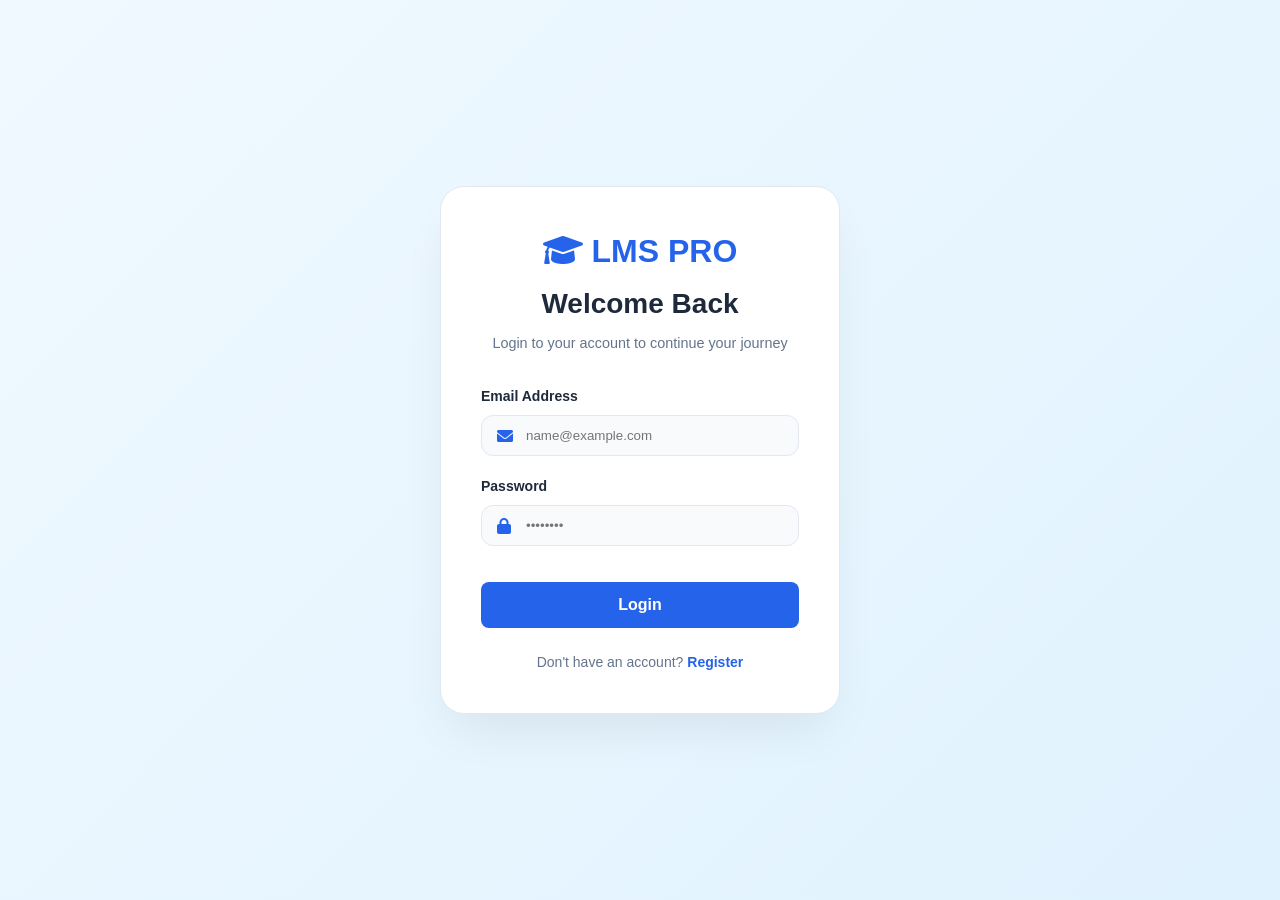
<file: src/main/resources/static/login.html>
<!DOCTYPE html>
<html lang="en">

<head>
    <meta charset="UTF-8">
    <meta name="viewport" content="width=device-width, initial-scale=1.0">
    <title>LMS - Login</title>
    <link rel="stylesheet" href="css/style.css">
    <link rel="stylesheet" href="https://cdnjs.cloudflare.com/ajax/libs/font-awesome/6.0.0/css/all.min.css">
</head>

<body class="auth-body">
    <div class="auth-card">
        <div class="auth-header">
            <h1 style="color: var(--primary); font-size: 2rem; margin-bottom: 0.5rem;"><i
                    class="fas fa-graduation-cap"></i> LMS PRO</h1>
            <h2>Welcome Back</h2>
            <p>Login to your account to continue your journey</p>
        </div>
        <form id="loginForm" class="auth-form">
            <div class="form-group">
                <label for="email">Email Address</label>
                <div class="input-icon-group">
                    <i class="fas fa-envelope"></i>
                    <input type="email" id="email" placeholder="name@example.com" required>
                </div>
            </div>
            <div class="form-group">
                <label for="password">Password</label>
                <div class="input-icon-group">
                    <i class="fas fa-lock"></i>
                    <input type="password" id="password" placeholder="••••••••" required>
                </div>
            </div>
            <button type="submit" class="btn-primary auth-btn">Login</button>
        </form>
        <div id="message"
            style="color: #ef4444; text-align: center; margin-top: 1rem; font-size: 0.875rem; font-weight: 500;"></div>
        <div class="auth-footer">
            Don't have an account? <a href="register.html">Register</a>
        </div>
    </div>

    <script src="js/app.js"></script>
    <script>
        document.getElementById('loginForm').addEventListener('submit', async (e) => {
            e.preventDefault();
            const email = document.getElementById('email').value;
            const password = document.getElementById('password').value;
            const message = document.getElementById('message');

            try {
                const response = await fetch(API_URL + '/auth/login', {
                    method: 'POST',
                    headers: { 'Content-Type': 'application/json' },
                    body: JSON.stringify({ email, password })
                });

                if (response.ok) {
                    const data = await response.json();
                    localStorage.setItem('token', data.token);

                    // Fetch user details to determine role
                    try {
                        const userRes = await fetch(API_URL + '/api/users/me', {
                            headers: { 'Authorization': 'Bearer ' + data.token }
                        });
                        if (userRes.ok) {
                            const user = await userRes.json();
                            if (user.role === 'ADMIN') {
                                window.location.href = 'admin-dashboard.html';
                            } else if (user.role === 'INSTRUCTOR' || user.role === 'LECTURER') {
                                window.location.href = 'instructor-dashboard.html';
                            } else if (user.role === 'STUDENT') {
                                window.location.href = 'student-dashboard.html';
                            } else {
                                window.location.href = 'dashboard.html';
                            }
                        } else {
                            window.location.href = 'dashboard.html';
                        }
                    } catch (e) {
                        window.location.href = 'dashboard.html';
                    }
                } else {
                    message.textContent = 'Invalid credentials';
                }
            } catch (error) {
                message.textContent = 'Login failed';
            }
        });
    </script>
</body>

</html>
</file>
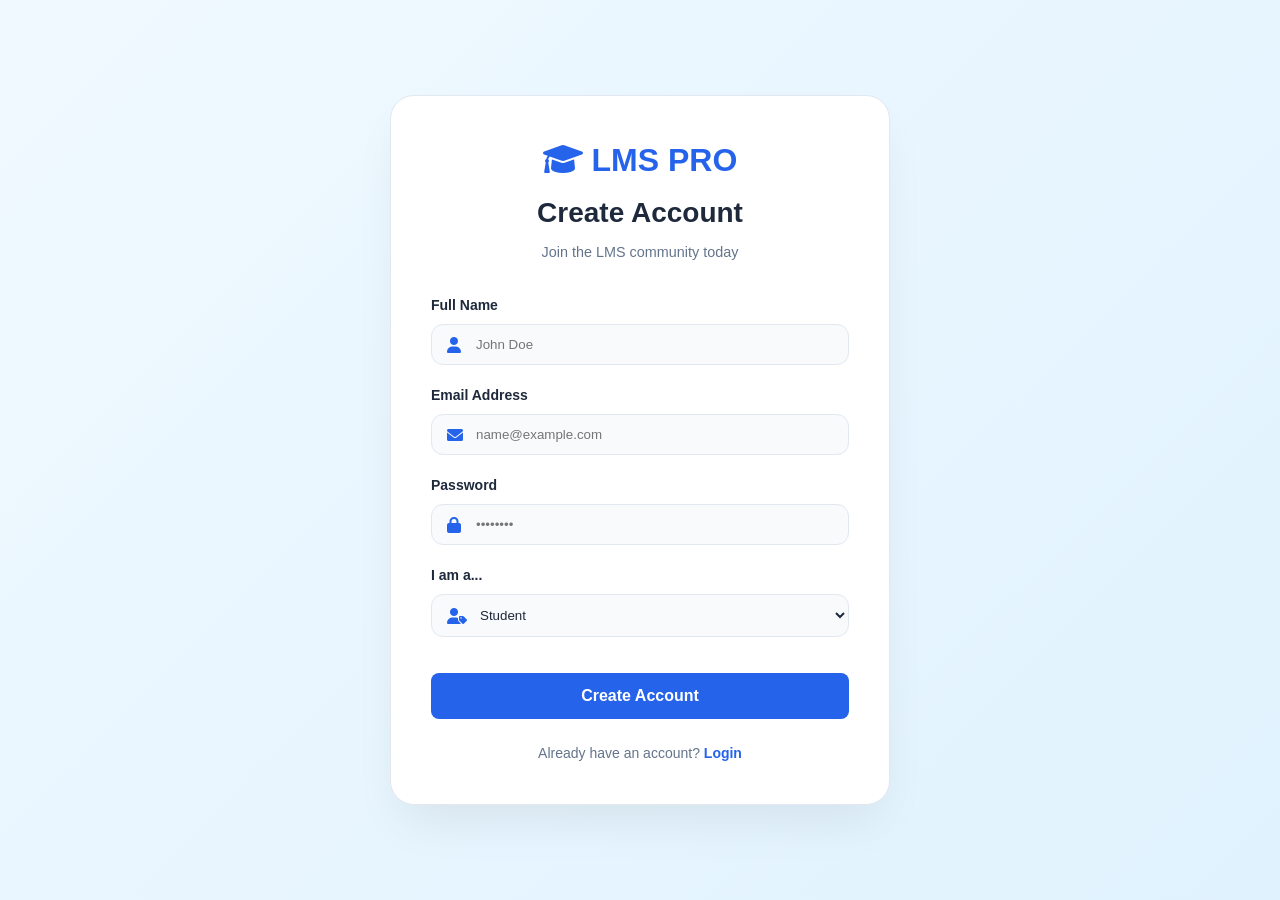
<file: src/main/resources/static/register.html>
<!DOCTYPE html>
<html lang="en">

<head>
    <meta charset="UTF-8">
    <meta name="viewport" content="width=device-width, initial-scale=1.0">
    <title>LMS - Register</title>
    <link rel="stylesheet" href="css/style.css">
    <link rel="stylesheet" href="https://cdnjs.cloudflare.com/ajax/libs/font-awesome/6.0.0/css/all.min.css">
</head>

<body class="auth-body">
    <div class="auth-card" style="max-width: 500px;">
        <div class="auth-header">
            <h1 style="color: var(--primary); font-size: 2rem; margin-bottom: 0.5rem;"><i
                    class="fas fa-graduation-cap"></i> LMS PRO</h1>
            <h2>Create Account</h2>
            <p>Join the LMS community today</p>
        </div>
        <form id="registerForm" class="auth-form">
            <div class="form-group">
                <label for="name">Full Name</label>
                <div class="input-icon-group">
                    <i class="fas fa-user"></i>
                    <input type="text" id="name" placeholder="John Doe" required>
                </div>
            </div>
            <div class="form-group">
                <label for="email">Email Address</label>
                <div class="input-icon-group">
                    <i class="fas fa-envelope"></i>
                    <input type="email" id="email" placeholder="name@example.com" required>
                </div>
            </div>
            <div class="form-group">
                <label for="password">Password</label>
                <div class="input-icon-group">
                    <i class="fas fa-lock"></i>
                    <input type="password" id="password" placeholder="••••••••" required>
                </div>
            </div>
            <div class="form-group">
                <label for="role">I am a...</label>
                <div class="input-icon-group">
                    <i class="fas fa-user-tag"></i>
                    <select id="role" required>
                        <option value="STUDENT">Student</option>
                        <option value="INSTRUCTOR">Instructor</option>
                        <option value="ADMIN">Admin</option>
                    </select>
                </div>
            </div>
            <button type="submit" class="btn-primary auth-btn">Create Account</button>
        </form>
        <div id="message" style="text-align: center; margin-top: 1rem; font-size: 0.875rem; font-weight: 500;"></div>
        <div class="auth-footer">
            Already have an account? <a href="login.html">Login</a>
        </div>
    </div>

    <script src="js/app.js"></script>
    <script>
        document.getElementById('registerForm').addEventListener('submit', async (e) => {
            e.preventDefault();
            const name = document.getElementById('name').value;
            const email = document.getElementById('email').value;
            const password = document.getElementById('password').value;
            const role = document.getElementById('role').value;
            const message = document.getElementById('message');

            try {
                const response = await fetch(API_URL + '/auth/register', {
                    method: 'POST',
                    headers: { 'Content-Type': 'application/json' },
                    body: JSON.stringify({ name, email, password, role })
                });

                if (response.ok) {
                    message.style.color = 'green';
                    message.textContent = 'Registration successful! Redirecting...';
                    setTimeout(() => window.location.href = 'login.html', 1500);
                } else {
                    const errorText = await response.text();
                    message.style.color = 'red';
                    message.textContent = 'Registration failed: ' + errorText;
                }
            } catch (error) {
                message.style.color = 'red';
                message.textContent = 'Registration failed';
            }
        });
    </script>
</body>

</html>
</file>
<file: src/main/resources/static/css/style.css>
/* Professional Light-Blue & White Theme Dashboard Styles */

:root {
    /* Primary Color Palette */
    --primary: #2563eb;
    --primary-hover: #1d4ed8;
    --primary-light: #dbeafe;
    --primary-soft: #eff6ff;

    /* Neutral Palette */
    --bg-main: #f8fafc;
    --bg-white: #ffffff;
    --bg-sidebar: #ffffff;

    /* Text Palette */
    --text-main: #1e293b;
    --text-muted: #64748b;
    --text-white: #ffffff;

    /* UI Elements */
    --border: #e2e8f0;
    --shadow-sm: 0 1px 2px 0 rgb(0 0 0 / 0.05);
    --shadow: 0 4px 6px -1px rgb(0 0 0 / 0.1), 0 2px 4px -2px rgb(0 0 0 / 0.1);
    --shadow-md: 0 10px 15px -3px rgb(0 0 0 / 0.1), 0 4px 6px -2px rgb(0 0 0 / 0.05);
    --shadow-lg: 0 20px 25px -5px rgb(0 0 0 / 0.1), 0 8px 10px -6px rgb(0 0 0 / 0.1);
    --shadow-xl: 0 25px 50px -12px rgb(0 0 0 / 0.25);

    --glass: rgba(255, 255, 255, 0.7);
    --glass-border: rgba(255, 255, 255, 0.2);
    --glass-blur: blur(12px);

    /* Transitions */
    --transition: all 0.3s cubic-bezier(0.4, 0, 0.2, 1);
    --transition-slow: all 0.5s cubic-bezier(0.4, 0, 0.2, 1);

    /* Radius */
    --radius-sm: 0.375rem;
    --radius: 0.5rem;
    --radius-md: 0.75rem;
    --radius-lg: 1rem;
    --radius-xl: 1.5rem;
    --radius-2xl: 2rem;

    /* Semantic Colors */
    --success: #10b981;
    --success-soft: #ecfdf5;
    --warning: #f59e0b;
    --warning-soft: #fffbeb;
    --danger: #ef4444;
    --danger-soft: #fef2f2;
    --info: #0ea5e9;
    --info-soft: #f0f9ff;
}

* {
    margin: 0;
    padding: 0;
    box-sizing: border-box;
}

body {
    font-family: 'Inter', -apple-system, BlinkMacSystemFont, "Segoe UI", Roboto, Helvetica, Arial, sans-serif;
    background-color: var(--bg-main);
    color: var(--text-main);
    line-height: 1.5;
}

/* --- Layout Structure --- */
.admin-container {
    display: flex;
    min-height: 100vh;
}

/* Sidebar */
.sidebar {
    width: 280px;
    background: var(--bg-white);
    border-right: 1px solid var(--border);
    display: flex;
    flex-direction: column;
    position: fixed;
    height: 100vh;
    z-index: 100;
    transition: var(--transition);
}

.sidebar-header {
    padding: 2.5rem 1.5rem;
    display: flex;
    align-items: center;
    gap: 1rem;
    border-bottom: 1px solid var(--bg-main);
}

.sidebar-header h3,
.sidebar-header h2 {
    color: var(--primary);
    font-weight: 700;
    font-size: 1.25rem;
    display: flex;
    align-items: center;
    gap: 0.75rem;
}

.sidebar-menu {
    list-style: none;
    padding: 0 1rem;
    flex-grow: 1;
}

.sidebar-menu li {
    padding: 0.75rem 1rem;
    margin-bottom: 0.5rem;
    border-radius: 0.5rem;
    cursor: pointer;
    color: var(--text-muted);
    font-weight: 500;
    transition: all 0.2s;
    display: flex;
    align-items: center;
    gap: 1rem;
}

.sidebar-menu li i {
    width: 20px;
    text-align: center;
    font-size: 1.1rem;
}

.sidebar-menu li:hover,
.sidebar-menu li.active {
    background-color: var(--primary-soft);
    color: var(--primary);
}

.logout-btn {
    margin: 1rem;
    padding: 0.75rem 1rem;
    border-radius: 0.5rem;
    background-color: #fee2e2;
    color: #ef4444 !important;
    font-weight: 600;
    text-align: center;
    cursor: pointer;
    transition: background 0.2s;
}

.logout-btn:hover {
    background-color: #fecaca;
}

/* Main Content Area */
.main-content {
    margin-left: 260px;
    flex-grow: 1;
    padding: 2rem 3rem;
}

.action-bar input[type="text"] {
    padding: 0.75rem 1.25rem;
    border-radius: 50px;
    border: 1px solid var(--border);
    font-size: 0.9rem;
    transition: all 0.3s ease;
    background: white;
    box-shadow: 0 2px 4px rgba(0, 0, 0, 0.02);
}

.action-bar input[type="text"]:focus {
    border-color: var(--primary);
    box-shadow: 0 0 0 4px var(--primary-soft);
    outline: none;
    width: 350px !important;
}

.filter-bar input,
.filter-bar select {
    border-radius: 50px !important;
    padding-left: 1.5rem !important;
    padding-right: 1.5rem !important;
}

header {
    display: flex;
    justify-content: space-between;
    align-items: center;
    margin-bottom: 2.5rem;
}

header h1 {
    font-size: 1.875rem;
    font-weight: 700;
    color: var(--text-main);
}

/* --- UI Components --- */

/* Stat Cards */
.stats-container,
.stats-grid,
.stats-overview {
    display: grid;
    grid-template-columns: repeat(auto-fit, minmax(240px, 1fr));
    gap: 1.5rem;
    margin-bottom: 2.5rem;
}

.stat-card {
    background: var(--bg-white);
    padding: 1.75rem;
    border-radius: var(--radius-xl);
    border: 1px solid var(--border);
    box-shadow: var(--shadow);
    display: flex;
    align-items: center;
    gap: 1.5rem;
    transition: var(--transition);
    position: relative;
    overflow: hidden;
}

.stat-card::after {
    content: '';
    position: absolute;
    top: 0;
    right: 0;
    width: 100px;
    height: 100px;
    background: linear-gradient(135deg, transparent, rgba(37, 99, 235, 0.03));
    border-radius: 0 0 0 100%;
}

.stat-card:hover {
    transform: translateY(-5px);
    box-shadow: var(--shadow-lg);
    border-color: var(--primary-light);
}

.stat-icon {
    width: 56px;
    height: 56px;
    border-radius: var(--radius-lg);
    display: flex;
    align-items: center;
    justify-content: center;
    font-size: 1.5rem;
    flex-shrink: 0;
}

.stat-icon.blue {
    background: var(--info-soft);
    color: var(--info);
}

.stat-icon.green {
    background: var(--success-soft);
    color: var(--success);
}

.stat-icon.amber {
    background: var(--warning-soft);
    color: var(--warning);
}

.stat-info h3 {
    font-size: 0.85rem;
    color: var(--text-muted);
    font-weight: 600;
    margin-bottom: 0.25rem;
    text-transform: uppercase;
    letter-spacing: 0.5px;
}

.stat-info .value {
    font-size: 1.75rem;
    font-weight: 800;
    color: var(--text-main);
    line-height: 1;
}

/* Premium Card & Glassmorphism */
.premium-card {
    background: var(--bg-white);
    padding: 2rem;
    border-radius: var(--radius-xl);
    border: 1px solid var(--border);
    box-shadow: var(--shadow);
    transition: var(--transition);
}

.premium-card:hover {
    box-shadow: var(--shadow-md);
}

.premium-hover {
    transition: var(--transition);
}

.premium-hover:hover {
    background: var(--bg-white);
    transform: scale(1.02);
}

.section {
    display: none;
    opacity: 0;
    transform: translateY(10px);
    transition: var(--transition);
}

.section.active {
    display: block;
    opacity: 1;
    transform: translateY(0);
}

h2 {
    font-size: 1.5rem;
    font-weight: 600;
    color: var(--text-main);
    margin-bottom: 1.5rem;
    border: none;
    padding: 0;
}

/* Tables */
table {
    width: 100%;
    border-collapse: separate;
    border-spacing: 0;
    background-color: var(--bg-white);
    border-radius: 0.75rem;
    overflow: hidden;
    border: 1px solid var(--border);
    box-shadow: var(--shadow);
}

th {
    background-color: var(--bg-main);
    color: var(--text-muted);
    font-weight: 600;
    font-size: 0.75rem;
    text-transform: uppercase;
    letter-spacing: 0.05em;
    padding: 1rem 1.5rem;
    text-align: left;
    border-bottom: 1px solid var(--border);
}

td {
    padding: 1rem 1.5rem;
    border-bottom: 1px solid var(--border);
    color: var(--text-main);
    font-size: 0.875rem;
}

tr:last-child td {
    border-bottom: none;
}

tr:hover td {
    background-color: var(--primary-soft);
}

/* Badges */
.badge {
    padding: 0.25rem 0.625rem;
    border-radius: 9999px;
    font-size: 0.75rem;
    font-weight: 600;
}

.badge-primary {
    background-color: var(--primary-soft);
    color: var(--primary);
}

.badge-secondary {
    background-color: var(--bg-main);
    color: var(--text-muted);
}

.badge-success {
    background-color: #ecfdf5;
    color: #065f46;
}

.badge-danger {
    background-color: #fef2f2;
    color: #991b1b;
}

/* Buttons */
.btn-primary {
    background-color: var(--primary);
    color: white;
    padding: 0.625rem 1.25rem;
    border-radius: 0.5rem;
    font-weight: 600;
    border: none;
    cursor: pointer;
    transition: background 0.2s;
}

.btn-primary:hover {
    background-color: var(--primary-hover);
}

.btn-secondary {
    background-color: var(--bg-white);
    color: var(--text-main);
    border: 1px solid var(--border);
    padding: 0.5rem 1rem;
    border-radius: 0.5rem;
    font-weight: 500;
    cursor: pointer;
    transition: all 0.2s;
}

.btn-secondary:hover {
    background-color: var(--bg-main);
    border-color: var(--text-muted);
}

.btn-danger {
    background-color: #fee2e2;
    color: #ef4444;
    padding: 0.5rem 1rem;
    border-radius: 0.5rem;
    font-weight: 600;
    border: 1px solid #fecaca;
    cursor: pointer;
    transition: all 0.2s;
}

.btn-danger:hover {
    background-color: #fecaca;
}

.btn-sm {
    padding: 0.25rem 0.75rem;
    font-size: 0.75rem;
}

.btn-group {
    display: flex;
    gap: 0.5rem;
    justify-content: flex-end;
}

/* Modals - Absolute Hidden */
.modal {
    display: none;
    position: fixed;
    z-index: 1000;
    left: 0;
    top: 0;
    width: 100%;
    height: 100%;
    overflow: auto;
    background-color: rgba(15, 23, 42, 0.6);
    backdrop-filter: blur(8px);
    align-items: center;
    justify-content: center;
}

.modal-content {
    background-color: var(--bg-white);
    border-radius: 1rem;
    padding: 2rem;
    box-shadow: var(--shadow-lg);
    border: 1px solid var(--border);
    margin: 5% auto;
    max-width: 600px;
    position: relative;
}

.modal-content h3 {
    font-size: 1.25rem;
    font-weight: 700;
    color: var(--text-main);
    margin-bottom: 1.5rem;
}

.modal-content input,
.modal-content select,
.modal-content textarea {
    width: 100%;
    padding: 0.75rem;
    border-radius: 0.5rem;
    border: 1px solid var(--border);
    background-color: var(--bg-white);
    color: var(--text-main);
    margin-bottom: 1rem;
    font-family: inherit;
}

/* Premium Components */
.premium-card {
    background: var(--bg-white);
    padding: 2rem;
    border-radius: var(--radius-xl);
    border: 1px solid var(--border);
    box-shadow: var(--shadow);
    transition: var(--transition);
}

.premium-hover:hover {
    transform: translateY(-4px);
    box-shadow: var(--shadow-lg);
    border-color: var(--primary-light);
}

.badge {
    padding: 0.35rem 0.75rem;
    border-radius: 50px;
    font-size: 0.75rem;
    font-weight: 700;
    text-transform: uppercase;
    letter-spacing: 0.5px;
}

.badge-primary {
    background: var(--primary-soft);
    color: var(--primary);
}

.badge-success {
    background: var(--success-soft);
    color: var(--success);
}

.badge-warning {
    background: var(--warning-soft);
    color: var(--warning);
}

.badge-danger {
    background: var(--danger-soft);
    color: var(--danger);
}

.badge-info {
    background: var(--info-soft);
    color: var(--info);
}

.badge-secondary {
    background: var(--bg-main);
    color: var(--text-muted);
}

.tab-btn.active {
    background: var(--primary) !important;
    color: white !important;
    box-shadow: 0 4px 12px rgba(37, 99, 235, 0.2);
}

/* Scrollbar Refinement */
::-webkit-scrollbar {
    width: 8px;
}

::-webkit-scrollbar-track {
    background: var(--bg-main);
}

::-webkit-scrollbar-thumb {
    background: #cbd5e1;
    border-radius: 10px;
}

::-webkit-scrollbar-thumb:hover {
    background: #94a3b8;
}

.close {
    color: var(--text-muted);
}

.close:hover {
    color: var(--text-main);
}

/* Grid Layouts */
.grid-container {
    display: grid;
    grid-template-columns: repeat(auto-fill, minmax(300px, 1fr));
    gap: 1.5rem;
}

.card {
    background-color: var(--bg-white);
    padding: 1.5rem;
    border-radius: 1rem;
    border: 1px solid var(--border);
    box-shadow: var(--shadow);
}

/* Announcement Item */
.announcement-item {
    background-color: var(--bg-white);
    padding: 1.5rem;
    border-radius: 0.75rem;
    border: 1px solid var(--border);
    border-left: 4px solid var(--primary);
    margin-bottom: 1rem;
}

.announcement-item h4 {
    font-size: 1.125rem;
    font-weight: 600;
    margin-bottom: 0.5rem;
    color: var(--text-main);
}

/* Profile Card */
.profile-card {
    background-color: var(--bg-white);
    padding: 2rem;
    border-radius: 1rem;
    border: 1px solid var(--border);
    box-shadow: var(--shadow);
    max-width: 500px;
    border-top: none;
}

/* Authentication Pages */
.auth-body {
    background: linear-gradient(135deg, #f0f9ff 0%, #e0f2fe 100%);
    min-height: 100vh;
    display: flex;
    align-items: center;
    justify-content: center;
    margin: 0;
    font-family: 'Inter', sans-serif;
}

.auth-card {
    background: white;
    width: 100%;
    max-width: 400px;
    padding: 2.5rem;
    border-radius: 1.5rem;
    box-shadow: 0 25px 50px -12px rgba(0, 0, 0, 0.08);
    border: 1px solid var(--border);
}

.auth-header {
    text-align: center;
    margin-bottom: 2rem;
}

.auth-header h2 {
    color: var(--text-main);
    font-size: 1.75rem;
    font-weight: 800;
    margin-bottom: 0.5rem;
}

.auth-header p {
    color: var(--text-muted);
    font-size: 0.9rem;
}

.auth-form .form-group {
    margin-bottom: 1.25rem;
}

.auth-form label {
    display: block;
    margin-bottom: 0.5rem;
    font-size: 0.875rem;
    font-weight: 600;
    color: var(--text-main);
}

.input-icon-group {
    position: relative;
    display: flex;
    align-items: center;
}

.input-icon-group i {
    position: absolute;
    left: 1rem;
    color: var(--primary);
    font-size: 1rem;
}

.input-icon-group input,
.input-icon-group select {
    width: 100%;
    padding: 0.75rem 1rem 0.75rem 2.75rem !important;
    border-radius: 0.75rem;
    border: 1px solid var(--border);
    background: var(--bg-main);
    color: var(--text-main);
    font-family: inherit;
    transition: all 0.2s;
}

.input-icon-group input:focus,
.input-icon-group select:focus {
    outline: none;
    border-color: var(--primary);
    background: white;
    box-shadow: 0 0 0 4px var(--primary-soft);
}

.auth-footer {
    margin-top: 1.5rem;
    text-align: center;
    font-size: 0.875rem;
    color: var(--text-muted);
}

.auth-footer a {
    color: var(--primary);
    font-weight: 600;
    text-decoration: none;
}

.auth-footer a:hover {
    text-decoration: underline;
}

.auth-btn {
    width: 100%;
    padding: 0.875rem;
    font-size: 1rem;
    font-weight: 700;
    margin-top: 1rem;
}

/* --- Notifications --- */
.header-right {
    display: flex;
    align-items: center;
    gap: 1.5rem;
}

.notification-bell-container {
    position: relative;
    display: inline-block;
}

.notification-bell {
    cursor: pointer;
    font-size: 1.25rem;
    color: var(--text-muted);
    transition: color 0.2s;
    padding: 0.5rem;
}

.notification-bell:hover {
    color: var(--primary);
}

.notification-badge {
    position: absolute;
    top: 2px;
    right: 2px;
    background: var(--danger);
    color: white;
    font-size: 0.65rem;
    width: 16px;
    height: 16px;
    border-radius: 50%;
    display: flex;
    align-items: center;
    justify-content: center;
    font-weight: 700;
}

.notification-dropdown {
    position: absolute;
    top: 100%;
    right: 0;
    width: 320px;
    background: white;
    border: 1px solid var(--border);
    border-radius: 0.75rem;
    box-shadow: var(--shadow-lg);
    display: none;
    z-index: 1000;
    margin-top: 10px;
}

.notification-dropdown.active {
    display: block;
}

.notification-header {
    padding: 1rem;
    border-bottom: 1px solid var(--border);
    display: flex;
    justify-content: space-between;
    align-items: center;
}

.notification-header h4 {
    margin: 0;
    font-size: 0.9rem;
    color: var(--text-main);
}

.notification-list {
    max-height: 350px;
    overflow-y: auto;
}

.notification-item {
    padding: 1rem;
    border-bottom: 1px solid var(--bg-main);
    cursor: pointer;
    transition: background 0.2s;
}

.notification-item:hover {
    background: var(--primary-soft);
}

.notification-item.unread {
    border-left: 3px solid var(--primary);
    background: #f8fafc;
}

.notification-item h5 {
    font-size: 0.85rem;
    margin: 0 0 0.25rem;
    color: var(--text-main);
}

.notification-item p {
    font-size: 0.8rem;
    margin: 0;
    color: var(--text-muted);
    line-height: 1.4;
}

.notification-item .time {
    font-size: 0.7rem;
    color: #94a3b8;
    margin-top: 0.5rem;
    display: block;
}

/* --- Landing Page Sections --- */

/* Navigation */
.landing-nav {
    display: flex;
    justify-content: space-between;
    align-items: center;
    padding: 1.5rem 5%;
    background: transparent;
    position: absolute;
    top: 0;
    left: 0;
    right: 0;
    z-index: 1000;
}

.landing-nav .logo {
    font-size: 1.5rem;
    font-weight: 800;
    color: var(--primary);
    text-decoration: none;
    display: flex;
    align-items: center;
    gap: 0.5rem;
}

.nav-links {
    display: flex;
    gap: 2rem;
    align-items: center;
}

.nav-links a {
    text-decoration: none;
    color: var(--text-main);
    font-weight: 600;
    transition: color 0.2s;
}

.nav-links a:hover {
    color: var(--primary);
}

/* Hero Section */
.hero {
    padding: 10rem 5% 6rem;
    background: radial-gradient(circle at top right, #e0f2fe 0%, #f8fafc 40%);
    text-align: center;
    min-height: 80vh;
    display: flex;
    flex-direction: column;
    align-items: center;
    justify-content: center;
}

.hero h1 {
    font-size: 4rem;
    font-weight: 800;
    line-height: 1.1;
    margin-bottom: 1.5rem;
    max-width: 900px;
    background: linear-gradient(135deg, var(--text-main) 0%, var(--primary) 100%);
    -webkit-background-clip: text;
    background-clip: text;
    -webkit-text-fill-color: transparent;
}

.hero p {
    font-size: 1.25rem;
    color: var(--text-muted);
    max-width: 600px;
    margin-bottom: 2.5rem;
}

.hero-btns {
    display: flex;
    gap: 1rem;
}

.btn-hero {
    padding: 1rem 2.5rem;
    font-size: 1.1rem;
    border-radius: 50px;
}

/* Features Section */
.features {
    padding: 6rem 5%;
    background: white;
}

.section-header {
    text-align: center;
    margin-bottom: 4rem;
}

.section-header h2 {
    font-size: 2.5rem;
    font-weight: 800;
    margin-bottom: 1rem;
    color: var(--text-main);
}

.feature-grid {
    display: grid;
    grid-template-columns: repeat(auto-fit, minmax(300px, 1fr));
    gap: 2.5rem;
}

.feature-card {
    padding: 3rem 2rem;
    background: var(--bg-main);
    border-radius: 1.5rem;
    transition: all 0.3s ease;
    border: 1px solid var(--border);
}

.feature-card:hover {
    background: white;
    transform: translateY(-10px);
    box-shadow: var(--shadow-lg);
    border-color: var(--primary-light);
}

.feature-card i {
    font-size: 2.5rem;
    color: var(--primary);
    margin-bottom: 1.5rem;
}

.feature-card h3 {
    font-size: 1.5rem;
    margin-bottom: 1rem;
    font-weight: 700;
}

.feature-card p {
    color: var(--text-muted);
    line-height: 1.6;
}

/* CTA Section */
.cta-section {
    padding: 6rem 5%;
    background: var(--primary);
    color: white;
    text-align: center;
}

.cta-section h2 {
    color: white;
    font-size: 3rem;
    margin-bottom: 1.5rem;
}

.cta-section p {
    font-size: 1.25rem;
    margin-bottom: 2.5rem;
    opacity: 0.9;
}

.btn-white {
    background: white;
    color: var(--primary);
}

.btn-white:hover {
    background: #f1f5f9;
}

/* Footer */
footer {
    padding: 4rem 5% 2rem;
    background: var(--bg-main);
    border-top: 1px solid var(--border);
}

.footer-content {
    display: flex;
    justify-content: space-between;
    margin-bottom: 3rem;
}

.footer-logo {
    font-size: 1.5rem;
    font-weight: 800;
    color: var(--primary);
}

.footer-bottom {
    text-align: center;
    padding-top: 2rem;
    border-top: 1px solid var(--border);
    color: var(--text-muted);
    font-size: 0.9rem;
}

/* Responsive Landing */
@media (max-width: 768px) {
    .hero h1 {
        font-size: 2.5rem;
    }

    .landing-nav {
        padding: 1rem 5%;
    }

    .nav-links {
        display: none;
    }

    .hero-btns {
        flex-direction: column;
        width: 100%;
    }
}

/* Dashboard Sidebar Responsiveness */
@media (max-width: 1024px) {
    .sidebar {
        width: 80px;
    }

    .sidebar-header h3 span,
    .sidebar-menu li span,
    .logout-btn span {
        display: none;
    }

    .main-content {
        margin-left: 80px;
        padding: 2rem;
    }
}

@media (max-width: 768px) {
    .sidebar {
        transform: translateX(-100%);
    }

    .sidebar.mobile-active {
        transform: translateX(0);
        width: 280px !important;
    }

    .sidebar.mobile-active .sidebar-header h3 span,
    .sidebar.mobile-active .sidebar-menu li span,
    .sidebar.mobile-active .logout-btn span {
        display: inline;
    }

    .main-content {
        margin-left: 0;
        padding: 1.5rem;
    }
}
</file>
